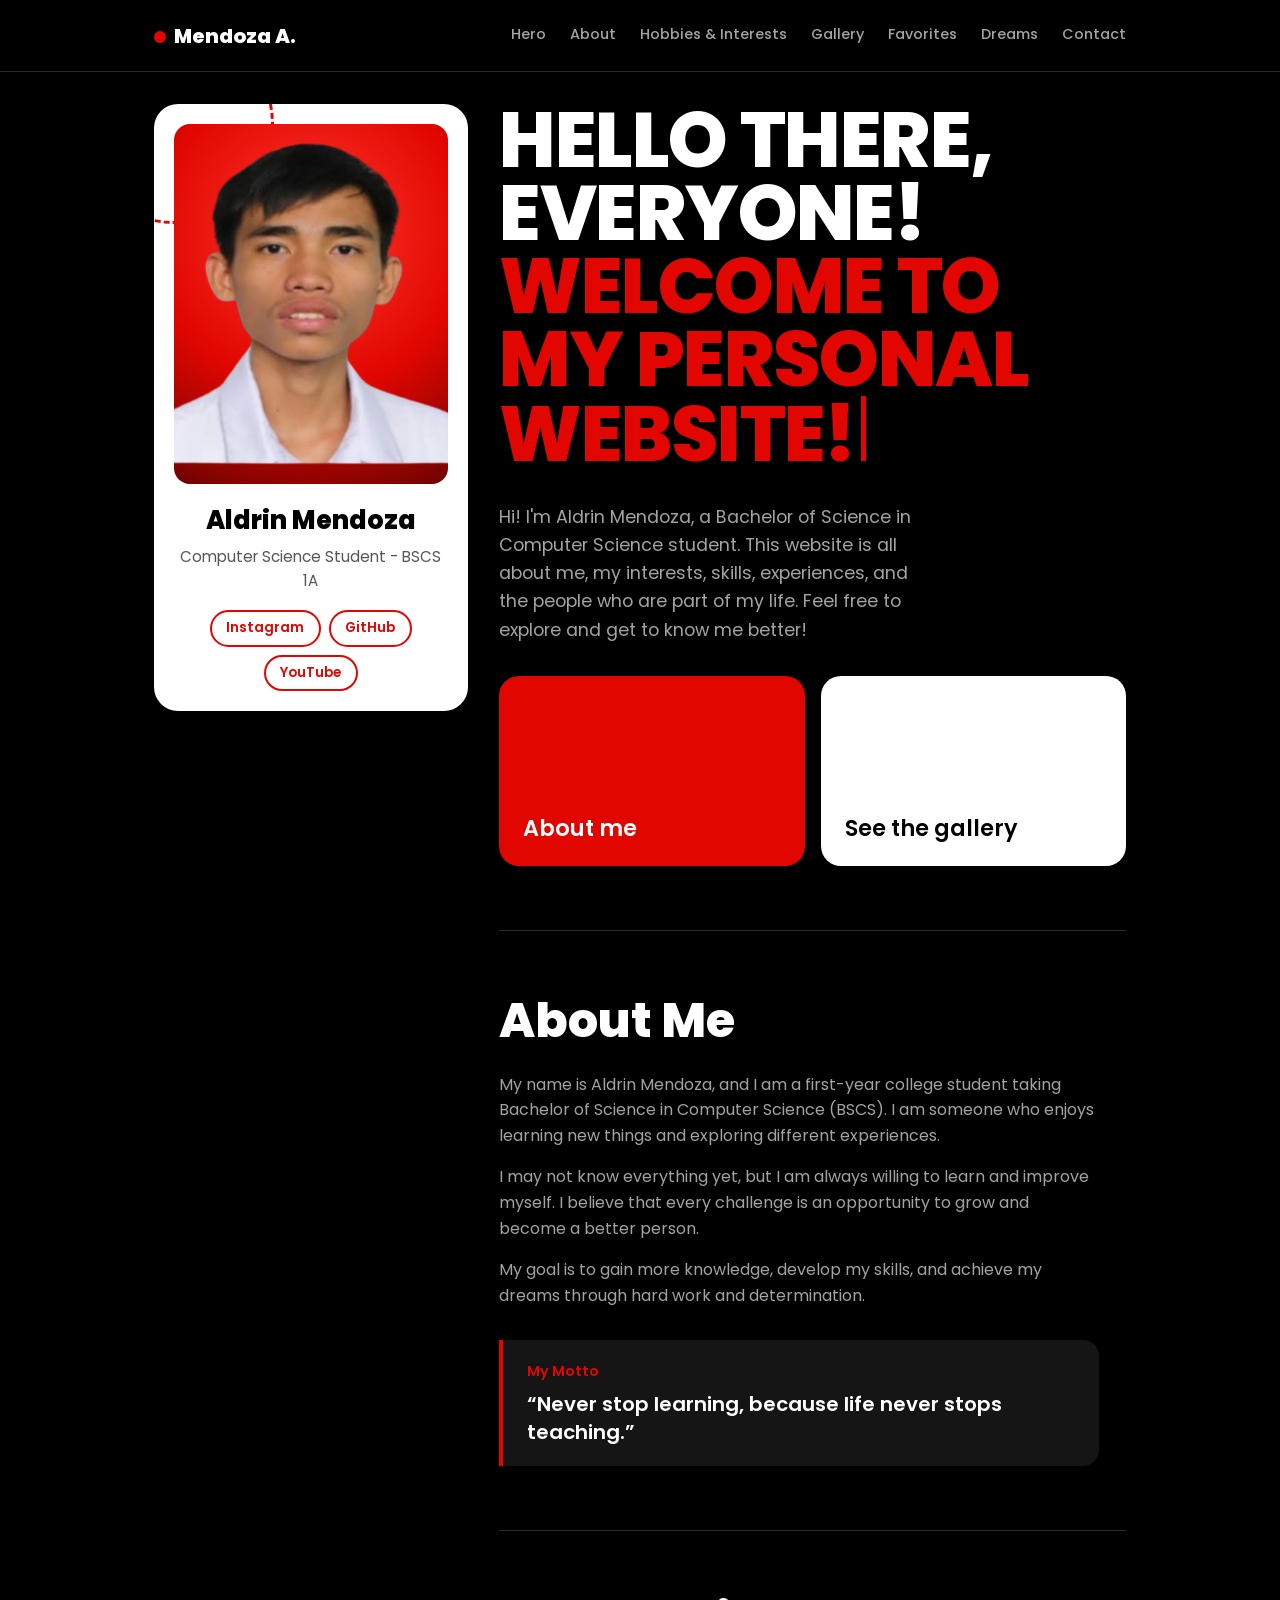
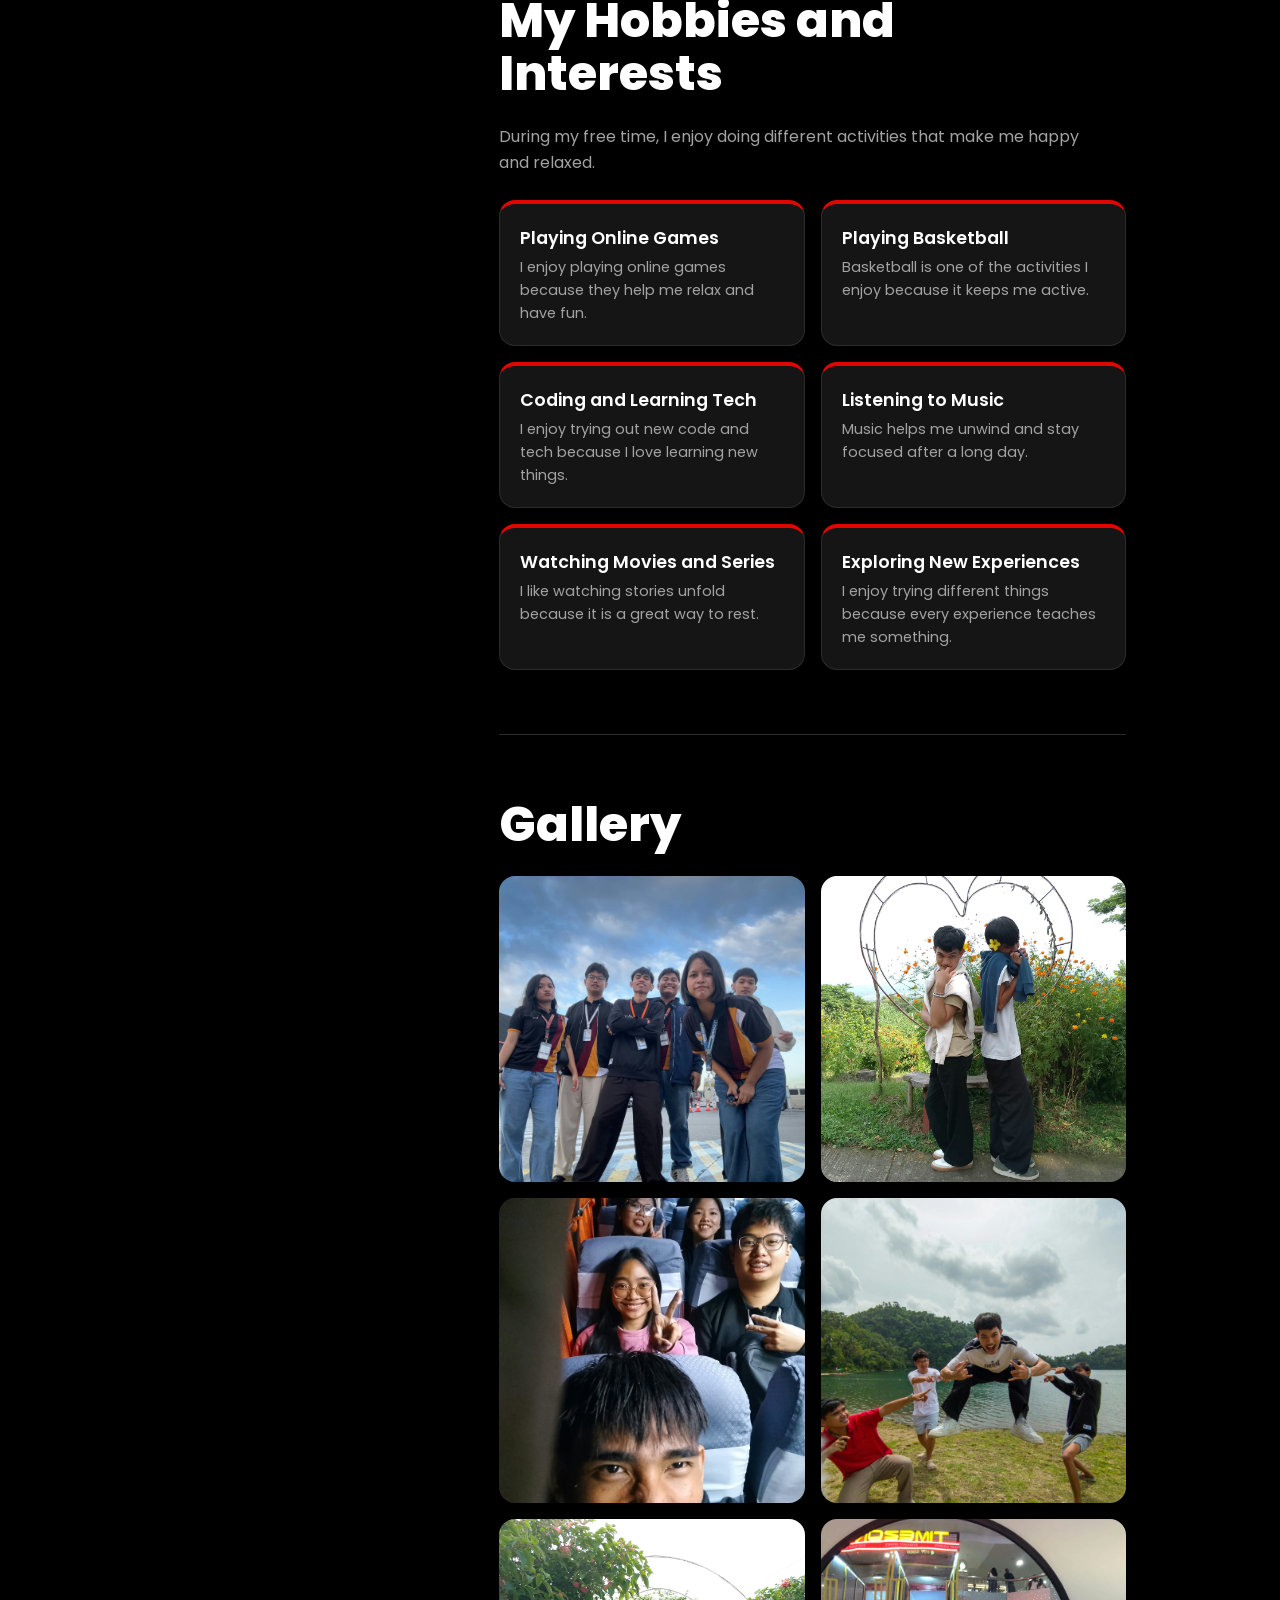
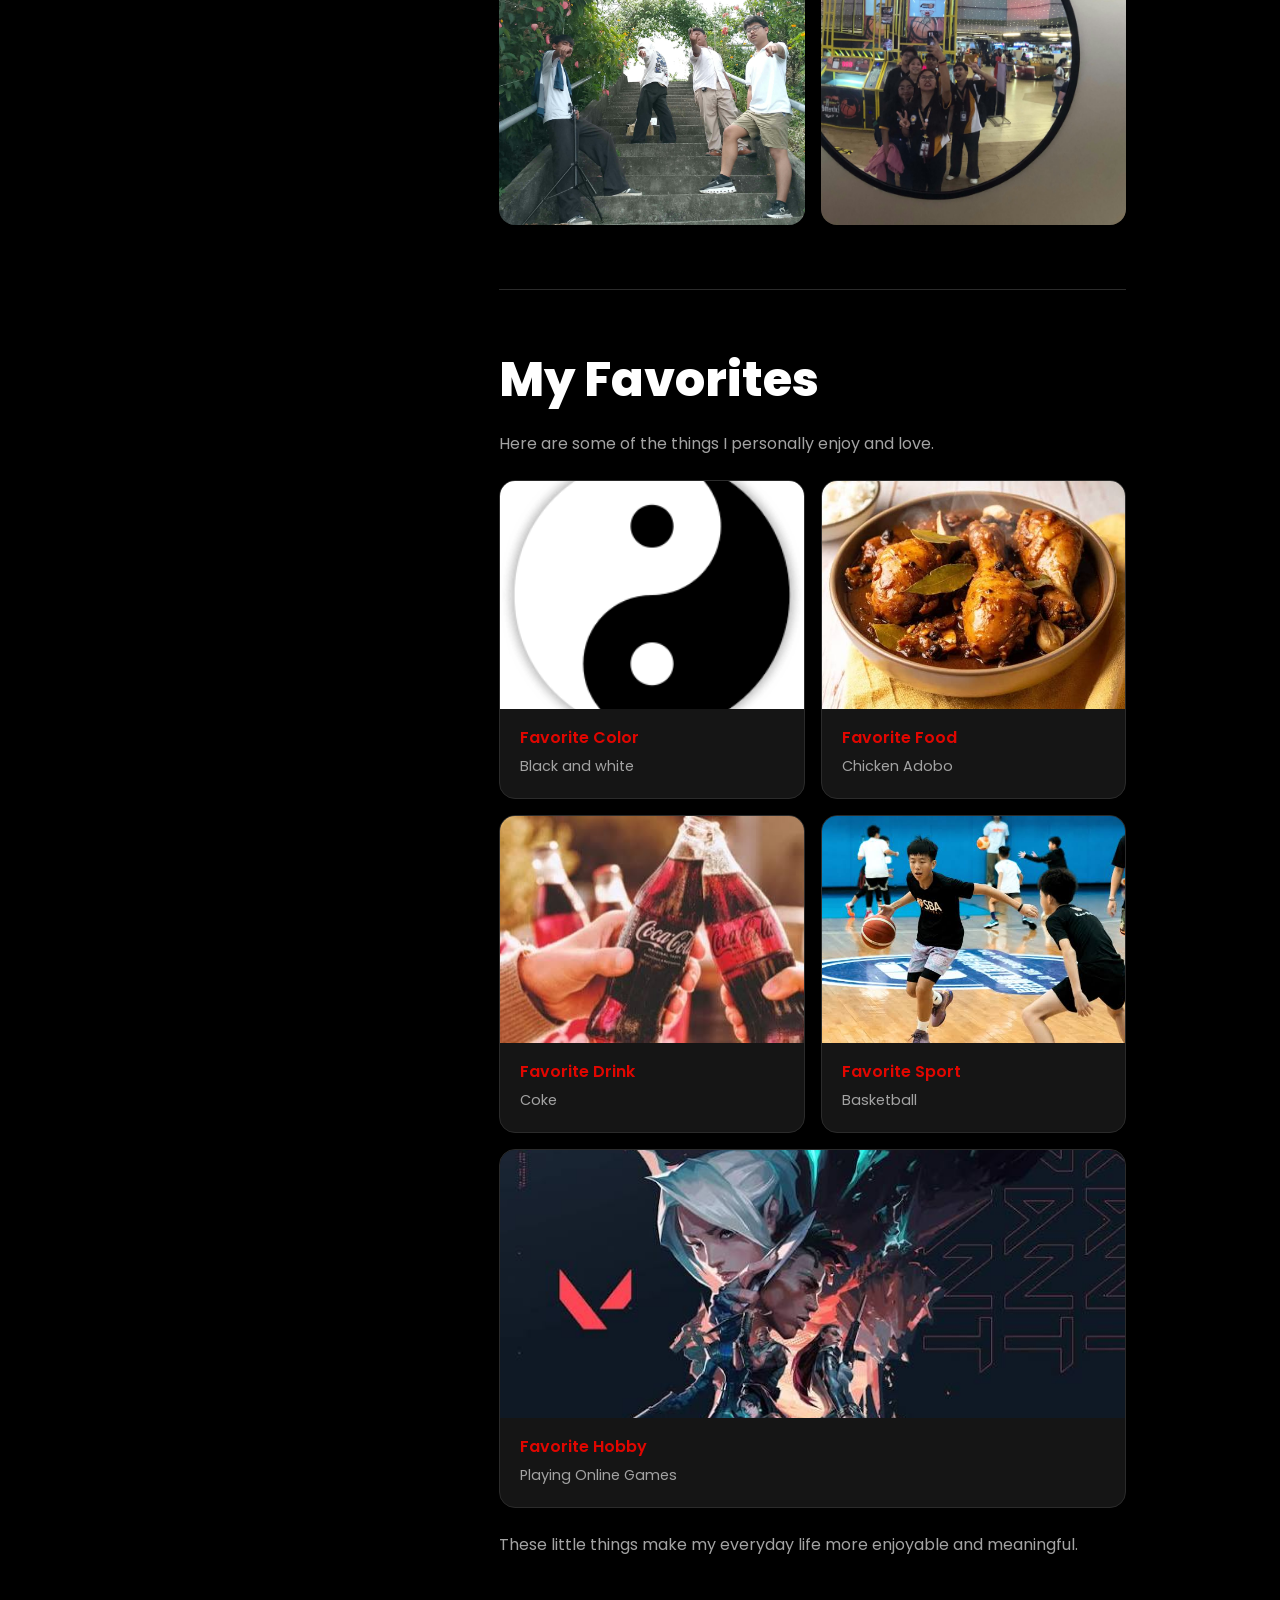
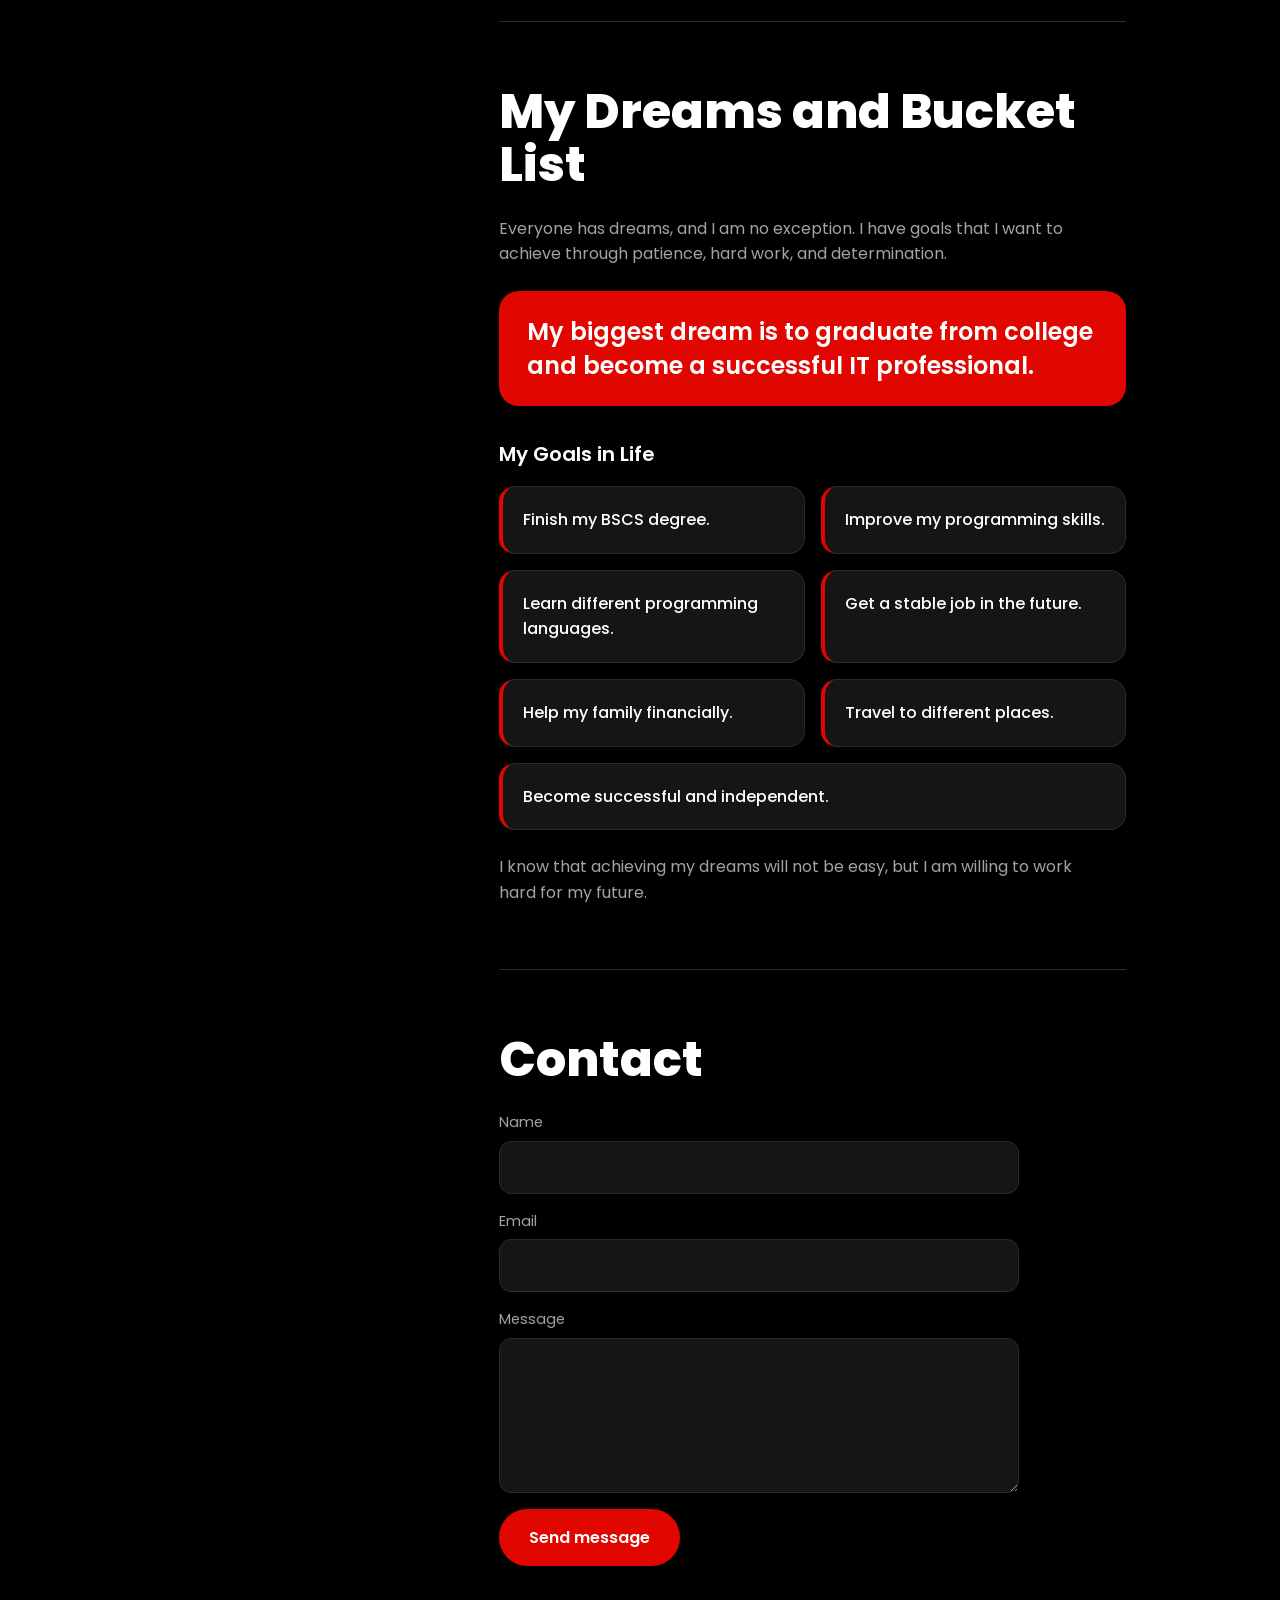
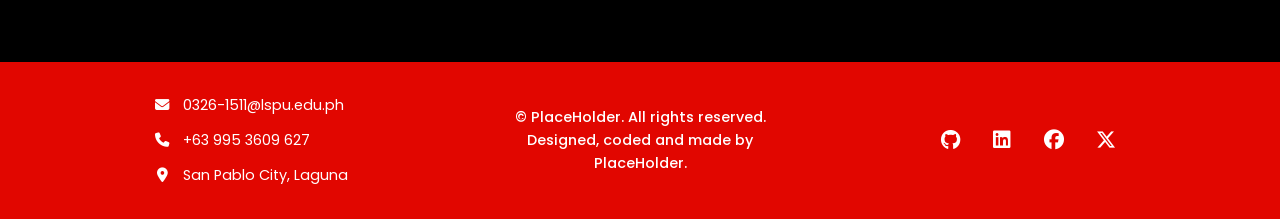
<file: index.html>
<!doctype html>
<html lang="en">
  <head>
    <meta charset="UTF-8" />
    <meta name="viewport" content="width=device-width, initial-scale=1" />
    <title>Mendoza A. | Home</title>
    <link rel="preconnect" href="https://fonts.googleapis.com" />
    <link rel="preconnect" href="https://fonts.gstatic.com" crossorigin />
    <link
      rel="stylesheet"
      href="https://fonts.googleapis.com/css2?family=Poppins:wght@400;500;600;800&display=swap"
    />
    <link
      rel="stylesheet"
      href="https://cdnjs.cloudflare.com/ajax/libs/font-awesome/6.5.2/css/all.min.css"
    />
    <link rel="stylesheet" href="styles.css" />
  </head>
  <body>
    <div class="page">
      <header class="header">
        <a class="header__logo" href="#hero">Mendoza A.</a>

        <button
          class="header__toggle"
          type="button"
          aria-label="Toggle menu"
          aria-expanded="false"
          aria-controls="main-nav"
        >
          <span class="header__bar"></span>
          <span class="header__bar"></span>
          <span class="header__bar"></span>
        </button>

        <nav class="header__nav nav" id="main-nav" aria-label="Main">
          <ul class="nav__list">
            <li class="nav__item">
              <a class="nav__link" href="#hero">Hero</a>
            </li>
            <li class="nav__item">
              <a class="nav__link" href="about.html">About</a>
            </li>
            <li class="nav__item">
              <a class="nav__link" href="hobbies.html"
                >Hobbies &amp; Interests</a
              >
            </li>
            <li class="nav__item">
              <a class="nav__link" href="gallery.html">Gallery</a>
            </li>
            <li class="nav__item">
              <a class="nav__link" href="favorites.html">Favorites</a>
            </li>
            <li class="nav__item">
              <a class="nav__link" href="dreams.html">Dreams</a>
            </li>
            <li class="nav__item">
              <a class="nav__link" href="contact.html">Contact</a>
            </li>
          </ul>
        </nav>
      </header>

      <div class="page__body">
        <aside class="page__sidebar card">
          <div class="card__photo">
            <img
              class="card__img"
              src="assets/aldrin__hero-image.png"
              alt="Portrait photo"
            />
          </div>
          <h2 class="card__name">Aldrin Mendoza</h2>
          <p class="card__bio">Computer Science Student - BSCS 1A</p>
          <ul class="card__socials">
            <li><a class="card__social" href="#">Instagram</a></li>
            <li><a class="card__social" href="#">GitHub</a></li>
            <li><a class="card__social" href="#">YouTube</a></li>
          </ul>
        </aside>

        <main class="page__content">
          <section class="section hero" id="hero">
            <h1 class="hero__title">
              <span class="hero__line">Hello There, Everyone! </span>
              <span class="hero__line hero__line--accent"
                >Welcome to My Personal Website!</span
              >
            </h1>
            <p class="hero__text">
              Hi! I'm Aldrin Mendoza, a Bachelor of Science in Computer Science
              student. This website is all about me, my interests, skills,
              experiences, and the people who are part of my life. Feel free to
              explore and get to know me better!
            </p>
            <div class="hero__tiles">
              <a class="tile tile--red" href="#about">
                <h2 class="tile__title">About me</h2>
              </a>
              <a class="tile tile--white" href="#gallery">
                <h2 class="tile__title">See the gallery</h2>
              </a>
            </div>
          </section>

          <section class="section about" id="about">
            <h2 class="section__title">About Me</h2>
            <p class="section__text">
              My name is Aldrin Mendoza, and I am a first-year college student
              taking Bachelor of Science in Computer Science (BSCS). I am
              someone who enjoys learning new things and exploring different
              experiences.
            </p>
            <p class="section__text">
              I may not know everything yet, but I am always willing to learn
              and improve myself. I believe that every challenge is an
              opportunity to grow and become a better person.
            </p>
            <p class="section__text">
              My goal is to gain more knowledge, develop my skills, and achieve
              my dreams through hard work and determination.
            </p>
            <figure class="about__motto">
              <figcaption class="about__motto-label">My Motto</figcaption>
              <blockquote class="about__motto-text">
                &ldquo;Never stop learning, because life never stops
                teaching.&rdquo;
              </blockquote>
            </figure>
          </section>

          <section class="section hobbies" id="hobbies">
            <h2 class="section__title">My Hobbies and Interests</h2>
            <p class="section__text hobbies__intro">
              During my free time, I enjoy doing different activities that make
              me happy and relaxed.
            </p>
            <ul class="hobbies__list">
              <li class="hobbies__item">
                <h3 class="hobbies__name">Playing Online Games</h3>
                <p class="hobbies__desc">
                  I enjoy playing online games because they help me relax and
                  have fun.
                </p>
              </li>
              <li class="hobbies__item">
                <h3 class="hobbies__name">Playing Basketball</h3>
                <p class="hobbies__desc">
                  Basketball is one of the activities I enjoy because it keeps
                  me active.
                </p>
              </li>
              <li class="hobbies__item">
                <h3 class="hobbies__name">Coding and Learning Tech</h3>
                <p class="hobbies__desc">
                  I enjoy trying out new code and tech because I love learning
                  new things.
                </p>
              </li>
              <li class="hobbies__item">
                <h3 class="hobbies__name">Listening to Music</h3>
                <p class="hobbies__desc">
                  Music helps me unwind and stay focused after a long day.
                </p>
              </li>
              <li class="hobbies__item">
                <h3 class="hobbies__name">Watching Movies and Series</h3>
                <p class="hobbies__desc">
                  I like watching stories unfold because it is a great way to
                  rest.
                </p>
              </li>
              <li class="hobbies__item">
                <h3 class="hobbies__name">Exploring New Experiences</h3>
                <p class="hobbies__desc">
                  I enjoy trying different things because every experience
                  teaches me something.
                </p>
              </li>
            </ul>
          </section>

          <section class="section gallery" id="gallery">
            <h2 class="section__title">Gallery</h2>
            <ul class="gallery__grid">
              <li class="gallery__item">
                <img
                  class="gallery__img"
                  src="assets/photo1.jpg"
                  alt="Gallery photo 1"
                />
              </li>
              <li class="gallery__item">
                <img
                  class="gallery__img"
                  src="assets/photo2.jpg"
                  alt="Gallery photo 2"
                />
              </li>
              <li class="gallery__item">
                <img
                  class="gallery__img"
                  src="assets/photo3.jpg"
                  alt="Gallery photo 3"
                />
              </li>
              <li class="gallery__item">
                <img
                  class="gallery__img"
                  src="assets/photo4.jpg"
                  alt="Gallery photo 4"
                />
              </li>
              <li class="gallery__item">
                <img
                  class="gallery__img"
                  src="assets/photo5.jpg"
                  alt="Gallery photo 5"
                />
              </li>
              <li class="gallery__item">
                <img
                  class="gallery__img"
                  src="assets/photo6.jpg"
                  alt="Gallery photo 6"
                />
              </li>
            </ul>
          </section>

          <section class="section favorites" id="favorites">
            <h2 class="section__title">My Favorites</h2>
            <p class="section__text favorites__intro">
              Here are some of the things I personally enjoy and love.
            </p>
            <ul class="favorites__list">
              <li class="favorites__item">
                <img
                  class="favorites__img"
                  src="assets/blackAndwhite.png"
                  alt="Favorite color"
                />
                <div class="favorites__body">
                  <h3 class="favorites__label">Favorite Color</h3>
                  <p class="favorites__value">Black and white</p>
                </div>
              </li>
              <li class="favorites__item">
                <img
                  class="favorites__img"
                  src="assets/adobo.jpg"
                  alt="Favorite food"
                />
                <div class="favorites__body">
                  <h3 class="favorites__label">Favorite Food</h3>
                  <p class="favorites__value">Chicken Adobo</p>
                </div>
              </li>
              <li class="favorites__item">
                <img
                  class="favorites__img"
                  src="assets/coke.jpg"
                  alt="Favorite drink"
                />
                <div class="favorites__body">
                  <h3 class="favorites__label">Favorite Drink</h3>
                  <p class="favorites__value">Coke</p>
                </div>
              </li>
              <li class="favorites__item">
                <img
                  class="favorites__img"
                  src="assets/basketball.jpg"
                  alt="Favorite sport"
                />
                <div class="favorites__body">
                  <h3 class="favorites__label">Favorite Sport</h3>
                  <p class="favorites__value">Basketball</p>
                </div>
              </li>
              <li class="favorites__item favorites__item--wide">
                <img
                  class="favorites__img favorites__img--wide"
                  src="assets/valorant.jpg"
                  alt="Favorite hobby"
                />
                <div class="favorites__body">
                  <h3 class="favorites__label">Favorite Hobby</h3>
                  <p class="favorites__value">Playing Online Games</p>
                </div>
              </li>
            </ul>
            <p class="section__text favorites__outro">
              These little things make my everyday life more enjoyable and
              meaningful.
            </p>
          </section>

          <section class="section dreams" id="dreams">
            <h2 class="section__title">My Dreams and Bucket List</h2>
            <p class="section__text">
              Everyone has dreams, and I am no exception. I have goals that I
              want to achieve through patience, hard work, and determination.
            </p>
            <p class="dreams__highlight">
              My biggest dream is to graduate from college and become a
              successful IT professional.
            </p>
            <h3 class="dreams__subtitle">My Goals in Life</h3>
            <ul class="dreams__list">
              <li class="dreams__item">
                <p class="dreams__text">Finish my BSCS degree.</p>
              </li>
              <li class="dreams__item">
                <p class="dreams__text">Improve my programming skills.</p>
              </li>
              <li class="dreams__item">
                <p class="dreams__text">
                  Learn different programming languages.
                </p>
              </li>
              <li class="dreams__item">
                <p class="dreams__text">Get a stable job in the future.</p>
              </li>
              <li class="dreams__item">
                <p class="dreams__text">Help my family financially.</p>
              </li>
              <li class="dreams__item">
                <p class="dreams__text">Travel to different places.</p>
              </li>
              <li class="dreams__item dreams__item--wide">
                <p class="dreams__text">Become successful and independent.</p>
              </li>
            </ul>
            <p class="section__text dreams__outro">
              I know that achieving my dreams will not be easy, but I am willing
              to work hard for my future.
            </p>
          </section>

          <section class="section contact" id="contact">
            <h2 class="section__title">Contact</h2>
            <form class="contact__form" action="#" method="post">
              <div class="contact__field">
                <label class="contact__label" for="name">Name</label>
                <input
                  class="contact__input"
                  id="name"
                  name="name"
                  type="text"
                  required
                />
              </div>
              <div class="contact__field">
                <label class="contact__label" for="email">Email</label>
                <input
                  class="contact__input"
                  id="email"
                  name="email"
                  type="email"
                  required
                />
              </div>
              <div class="contact__field">
                <label class="contact__label" for="message">Message</label>
                <textarea
                  class="contact__input"
                  id="message"
                  name="message"
                  rows="5"
                  required
                ></textarea>
              </div>
              <button class="contact__button" type="submit">
                Send message
              </button>
            </form>
          </section>
        </main>
      </div>

      <footer class="footer">
        <div class="footer__col footer__col--left">
          <ul class="footer__contact">
            <li class="footer__item">
              <i
                class="footer__icon fa-solid fa-envelope"
                aria-hidden="true"
              ></i>
              <a class="footer__link" href="mailto:hello@placeholder.com"
                >0326-1511@lspu.edu.ph</a
              >
            </li>
            <li class="footer__item">
              <i class="footer__icon fa-solid fa-phone" aria-hidden="true"></i>
              <a class="footer__link" href="tel:+000000000000"
                >+63 995 3609 627</a
              >
            </li>
            <li class="footer__item">
              <i
                class="footer__icon fa-solid fa-location-dot"
                aria-hidden="true"
              ></i>
              <address class="footer__address">San Pablo City, Laguna</address>
            </li>
          </ul>
        </div>

        <div class="footer__col footer__col--center">
          <p class="footer__copy">
            &copy; PlaceHolder. All rights reserved.<br />
            Designed, coded and made by PlaceHolder.
          </p>
        </div>

        <div class="footer__col footer__col--right">
          <ul class="footer__socials">
            <li>
              <a class="footer__social" href="#" aria-label="GitHub">
                <i class="fa-brands fa-github" aria-hidden="true"></i
              ></a>
            </li>
            <li>
              <a class="footer__social" href="#" aria-label="LinkedIn">
                <i class="fa-brands fa-linkedin" aria-hidden="true"></i
              ></a>
            </li>
            <li>
              <a class="footer__social" href="#" aria-label="Facebook">
                <i class="fa-brands fa-facebook" aria-hidden="true"></i
              ></a>
            </li>
            <li>
              <a class="footer__social" href="#" aria-label="X">
                <i class="fa-brands fa-x-twitter" aria-hidden="true"></i
              ></a>
            </li>
          </ul>
        </div>
      </footer>
    </div>

    <script>
      const header = document.querySelector(".header");
      const toggle = document.querySelector(".header__toggle");

      function setMenu(open) {
        header.classList.toggle("header--open", open);
        toggle.setAttribute("aria-expanded", open);
      }

      toggle.addEventListener("click", () => {
        setMenu(!header.classList.contains("header--open"));
      });

      document.querySelectorAll(".nav__link").forEach((link) => {
        link.addEventListener("click", () => setMenu(false));
      });
    </script>
    <script src="script.js" defer></script>
  </body>
</html>
</file>
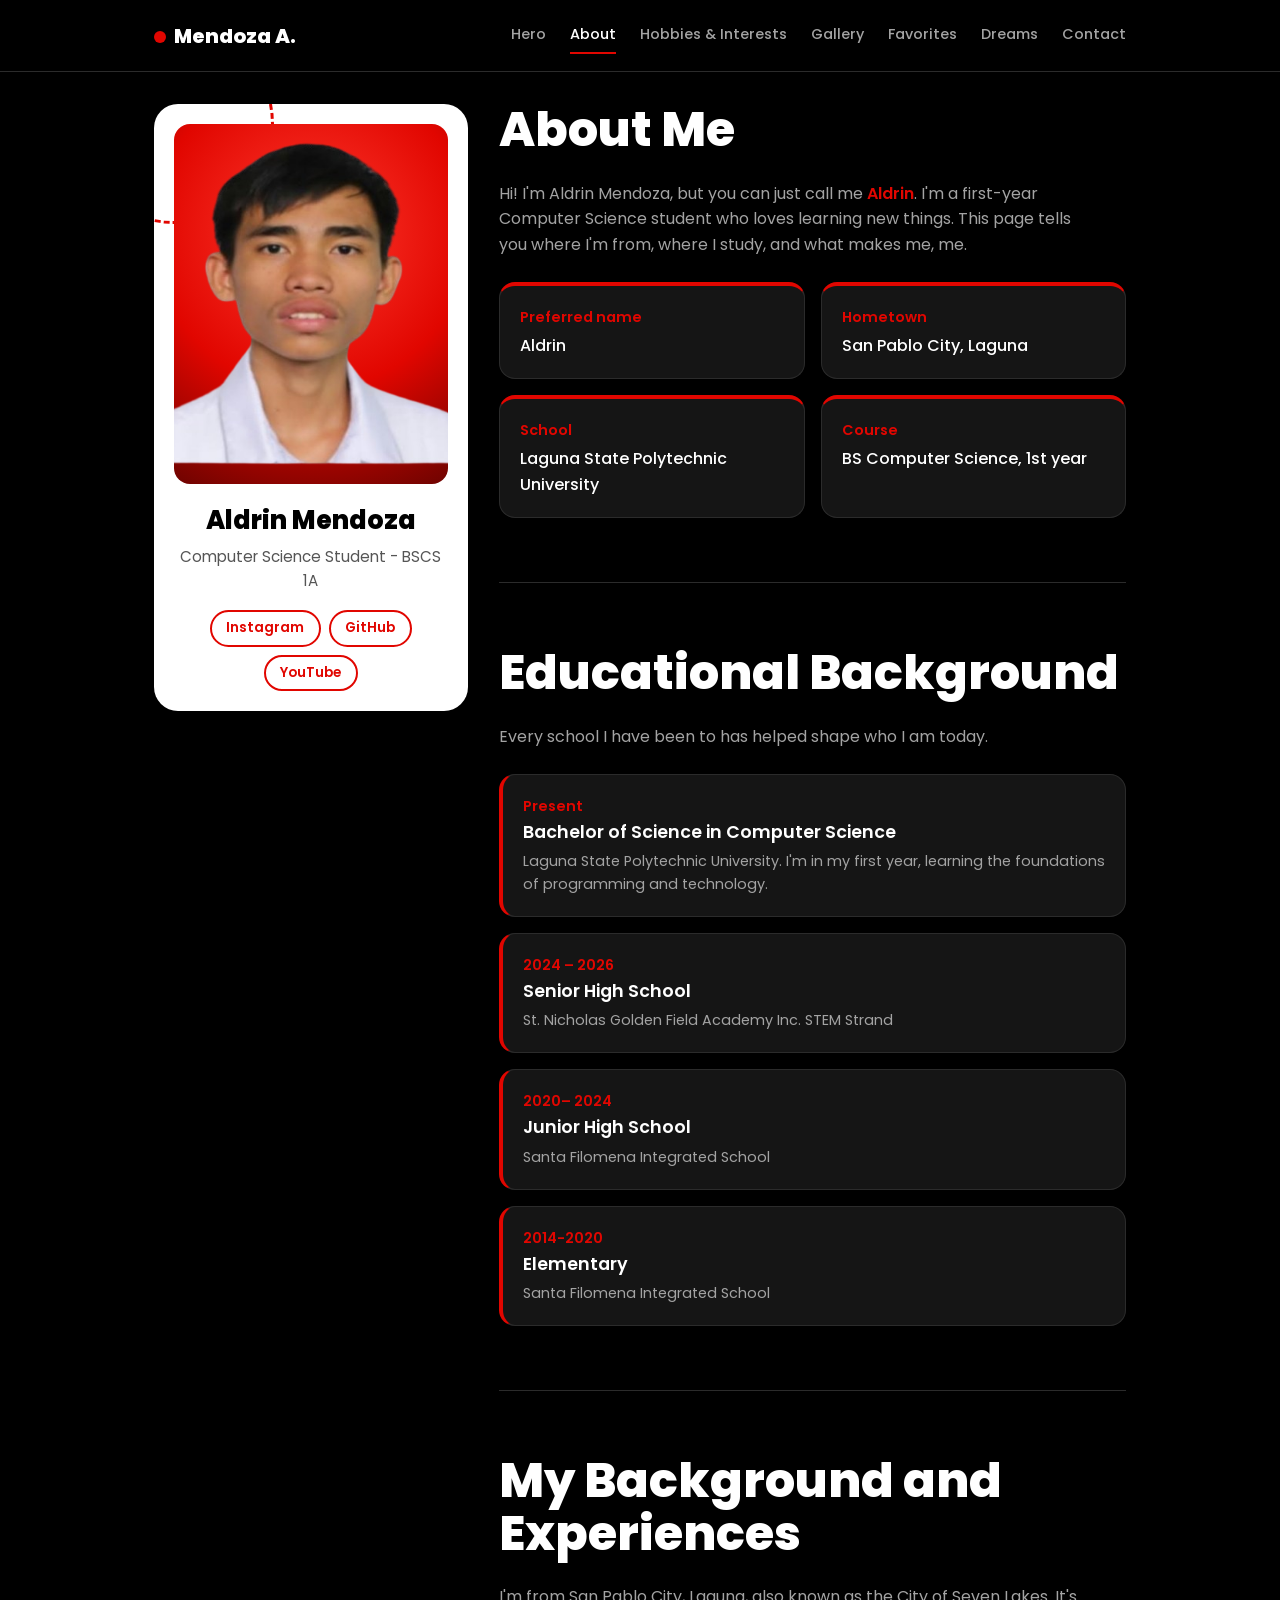
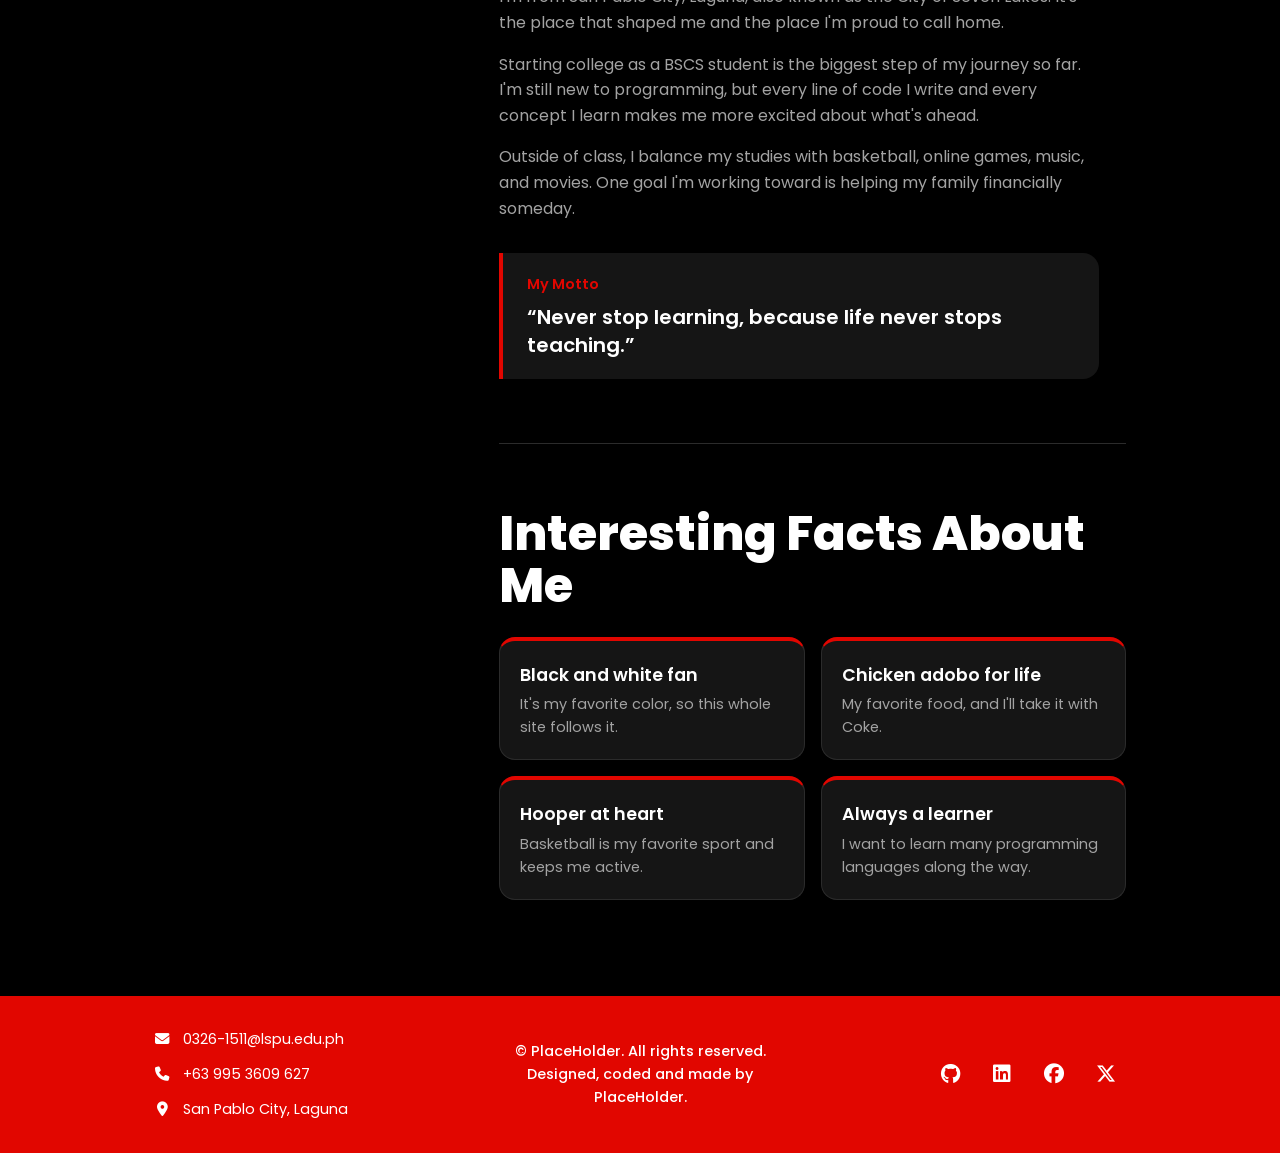
<file: about.html>
<!doctype html>
<html lang="en">
  <head>
    <meta charset="UTF-8" />
    <meta name="viewport" content="width=device-width, initial-scale=1" />
    <title>Mendoza A. | About</title>
    <link rel="preconnect" href="https://fonts.googleapis.com" />
    <link rel="preconnect" href="https://fonts.gstatic.com" crossorigin />
    <link
      rel="stylesheet"
      href="https://fonts.googleapis.com/css2?family=Poppins:wght@400;500;600;800&display=swap"
    />
    <link
      rel="stylesheet"
      href="https://cdnjs.cloudflare.com/ajax/libs/font-awesome/6.5.2/css/all.min.css"
    />
    <link rel="stylesheet" href="styles.css" />
  </head>
  <body>
    <div class="page">
      <header class="header">
        <a class="header__logo" href="index.html">Mendoza A.</a>

        <button
          class="header__toggle"
          type="button"
          aria-label="Toggle menu"
          aria-expanded="false"
          aria-controls="main-nav"
        >
          <span class="header__bar"></span>
          <span class="header__bar"></span>
          <span class="header__bar"></span>
        </button>

        <nav class="header__nav nav" id="main-nav" aria-label="Main">
          <ul class="nav__list">
            <li class="nav__item">
              <a class="nav__link" href="index.html">Hero</a>
            </li>
            <li class="nav__item">
              <a class="nav__link" href="about.html" aria-current="page"
                >About</a
              >
            </li>
            <li class="nav__item">
              <a class="nav__link" href="hobbies.html"
                >Hobbies &amp; Interests</a
              >
            </li>
            <li class="nav__item">
              <a class="nav__link" href="gallery.html">Gallery</a>
            </li>
            <li class="nav__item">
              <a class="nav__link" href="favorites.html">Favorites</a>
            </li>
            <li class="nav__item">
              <a class="nav__link" href="dreams.html">Dreams</a>
            </li>
            <li class="nav__item">
              <a class="nav__link" href="contact.html">Contact</a>
            </li>
          </ul>
        </nav>
      </header>

      <div class="page__body">
        <aside class="page__sidebar card">
          <div class="card__photo">
            <img
              class="card__img"
              src="assets/aldrin__hero-image.png"
              alt="Portrait photo"
            />
          </div>
          <h2 class="card__name">Aldrin Mendoza</h2>
          <p class="card__bio">Computer Science Student - BSCS 1A</p>
          <ul class="card__socials">
            <li><a class="card__social" href="#">Instagram</a></li>
            <li><a class="card__social" href="#">GitHub</a></li>
            <li><a class="card__social" href="#">YouTube</a></li>
          </ul>
        </aside>

        <main class="page__content">
          <section class="section intro" id="intro">
            <h1 class="section__title">About Me</h1>
            <p class="section__text">
              Hi! I'm Aldrin Mendoza, but you can just call me
              <strong class="intro__name">Aldrin</strong>. I'm a first-year
              Computer Science student who loves learning new things. This page
              tells you where I'm from, where I study, and what makes me, me.
            </p>
            <!-- Add a nickname here if you have one, e.g. "Friends call me ___." -->
            <dl class="facts">
              <div class="facts__item">
                <dt class="facts__term">Preferred name</dt>
                <dd class="facts__desc">Aldrin</dd>
              </div>
              <div class="facts__item">
                <dt class="facts__term">Hometown</dt>
                <dd class="facts__desc">San Pablo City, Laguna</dd>
              </div>
              <div class="facts__item">
                <dt class="facts__term">School</dt>
                <dd class="facts__desc">Laguna State Polytechnic University</dd>
              </div>
              <div class="facts__item">
                <dt class="facts__term">Course</dt>
                <dd class="facts__desc">BS Computer Science, 1st year</dd>
              </div>
            </dl>
          </section>

          <section class="section education" id="education">
            <h2 class="section__title">Educational Background</h2>
            <p class="section__text education__intro">
              Every school I have been to has helped shape who I am today.
            </p>
            <ol class="timeline">
              <li class="timeline__item">
                <p class="timeline__period">Present</p>
                <h3 class="timeline__name">
                  Bachelor of Science in Computer Science
                </h3>
                <p class="timeline__desc">
                  Laguna State Polytechnic University. I'm in my first year,
                  learning the foundations of programming and technology.
                </p>
              </li>
              <!-- Fill in the three entries below with your own schools -->
              <li class="timeline__item">
                <p class="timeline__period">2024 – 2026</p>
                <h3 class="timeline__name">Senior High School</h3>
                <p class="timeline__desc">
                  St. Nicholas Golden Field Academy Inc. STEM Strand
                </p>
              </li>
              <li class="timeline__item">
                <p class="timeline__period">2020– 2024</p>
                <h3 class="timeline__name">Junior High School</h3>
                <p class="timeline__desc">Santa Filomena Integrated School</p>
              </li>
              <li class="timeline__item">
                <p class="timeline__period">2014-2020</p>
                <h3 class="timeline__name">Elementary</h3>
                <p class="timeline__desc">Santa Filomena Integrated School</p>
              </li>
            </ol>
          </section>

          <section class="section background" id="background">
            <h2 class="section__title">My Background and Experiences</h2>
            <p class="section__text">
              I'm from San Pablo City, Laguna, also known as the City of Seven
              Lakes. It's the place that shaped me and the place I'm proud to
              call home.
            </p>
            <p class="section__text">
              Starting college as a BSCS student is the biggest step of my
              journey so far. I'm still new to programming, but every line of
              code I write and every concept I learn makes me more excited about
              what's ahead.
            </p>
            <p class="section__text">
              Outside of class, I balance my studies with basketball, online
              games, music, and movies. One goal I'm working toward is helping
              my family financially someday.
            </p>
            <figure class="about__motto">
              <figcaption class="about__motto-label">My Motto</figcaption>
              <blockquote class="about__motto-text">
                &ldquo;Never stop learning, because life never stops
                teaching.&rdquo;
              </blockquote>
            </figure>
          </section>

          <section class="section trivia" id="facts">
            <h2 class="section__title">Interesting Facts About Me</h2>
            <ul class="trivia__list">
              <li class="trivia__item">
                <h3 class="trivia__name">Black and white fan</h3>
                <p class="trivia__desc">
                  It's my favorite color, so this whole site follows it.
                </p>
              </li>
              <li class="trivia__item">
                <h3 class="trivia__name">Chicken adobo for life</h3>
                <p class="trivia__desc">
                  My favorite food, and I'll take it with Coke.
                </p>
              </li>
              <li class="trivia__item">
                <h3 class="trivia__name">Hooper at heart</h3>
                <p class="trivia__desc">
                  Basketball is my favorite sport and keeps me active.
                </p>
              </li>
              <li class="trivia__item">
                <h3 class="trivia__name">Always a learner</h3>
                <p class="trivia__desc">
                  I want to learn many programming languages along the way.
                </p>
              </li>
            </ul>
          </section>
        </main>
      </div>

      <footer class="footer">
        <div class="footer__col footer__col--left">
          <ul class="footer__contact">
            <li class="footer__item">
              <i
                class="footer__icon fa-solid fa-envelope"
                aria-hidden="true"
              ></i>
              <a class="footer__link" href="mailto:0326-1511@lspu.edu.ph"
                >0326-1511@lspu.edu.ph</a
              >
            </li>
            <li class="footer__item">
              <i class="footer__icon fa-solid fa-phone" aria-hidden="true"></i>
              <a class="footer__link" href="tel:+639953609627"
                >+63 995 3609 627</a
              >
            </li>
            <li class="footer__item">
              <i
                class="footer__icon fa-solid fa-location-dot"
                aria-hidden="true"
              ></i>
              <address class="footer__address">San Pablo City, Laguna</address>
            </li>
          </ul>
        </div>

        <div class="footer__col footer__col--center">
          <p class="footer__copy">
            &copy; PlaceHolder. All rights reserved.<br />
            Designed, coded and made by PlaceHolder.
          </p>
        </div>

        <div class="footer__col footer__col--right">
          <ul class="footer__socials">
            <li>
              <a class="footer__social" href="#" aria-label="GitHub">
                <i class="fa-brands fa-github" aria-hidden="true"></i
              ></a>
            </li>
            <li>
              <a class="footer__social" href="#" aria-label="LinkedIn">
                <i class="fa-brands fa-linkedin" aria-hidden="true"></i
              ></a>
            </li>
            <li>
              <a class="footer__social" href="#" aria-label="Facebook">
                <i class="fa-brands fa-facebook" aria-hidden="true"></i
              ></a>
            </li>
            <li>
              <a class="footer__social" href="#" aria-label="X">
                <i class="fa-brands fa-x-twitter" aria-hidden="true"></i
              ></a>
            </li>
          </ul>
        </div>
      </footer>
    </div>

    <script>
      const header = document.querySelector(".header");
      const toggle = document.querySelector(".header__toggle");

      function setMenu(open) {
        header.classList.toggle("header--open", open);
        toggle.setAttribute("aria-expanded", open);
      }

      toggle.addEventListener("click", () => {
        setMenu(!header.classList.contains("header--open"));
      });

      document.querySelectorAll(".nav__link").forEach((link) => {
        link.addEventListener("click", () => setMenu(false));
      });
    </script>
    <script src="script.js" defer></script>
  </body>
</html>
</file>
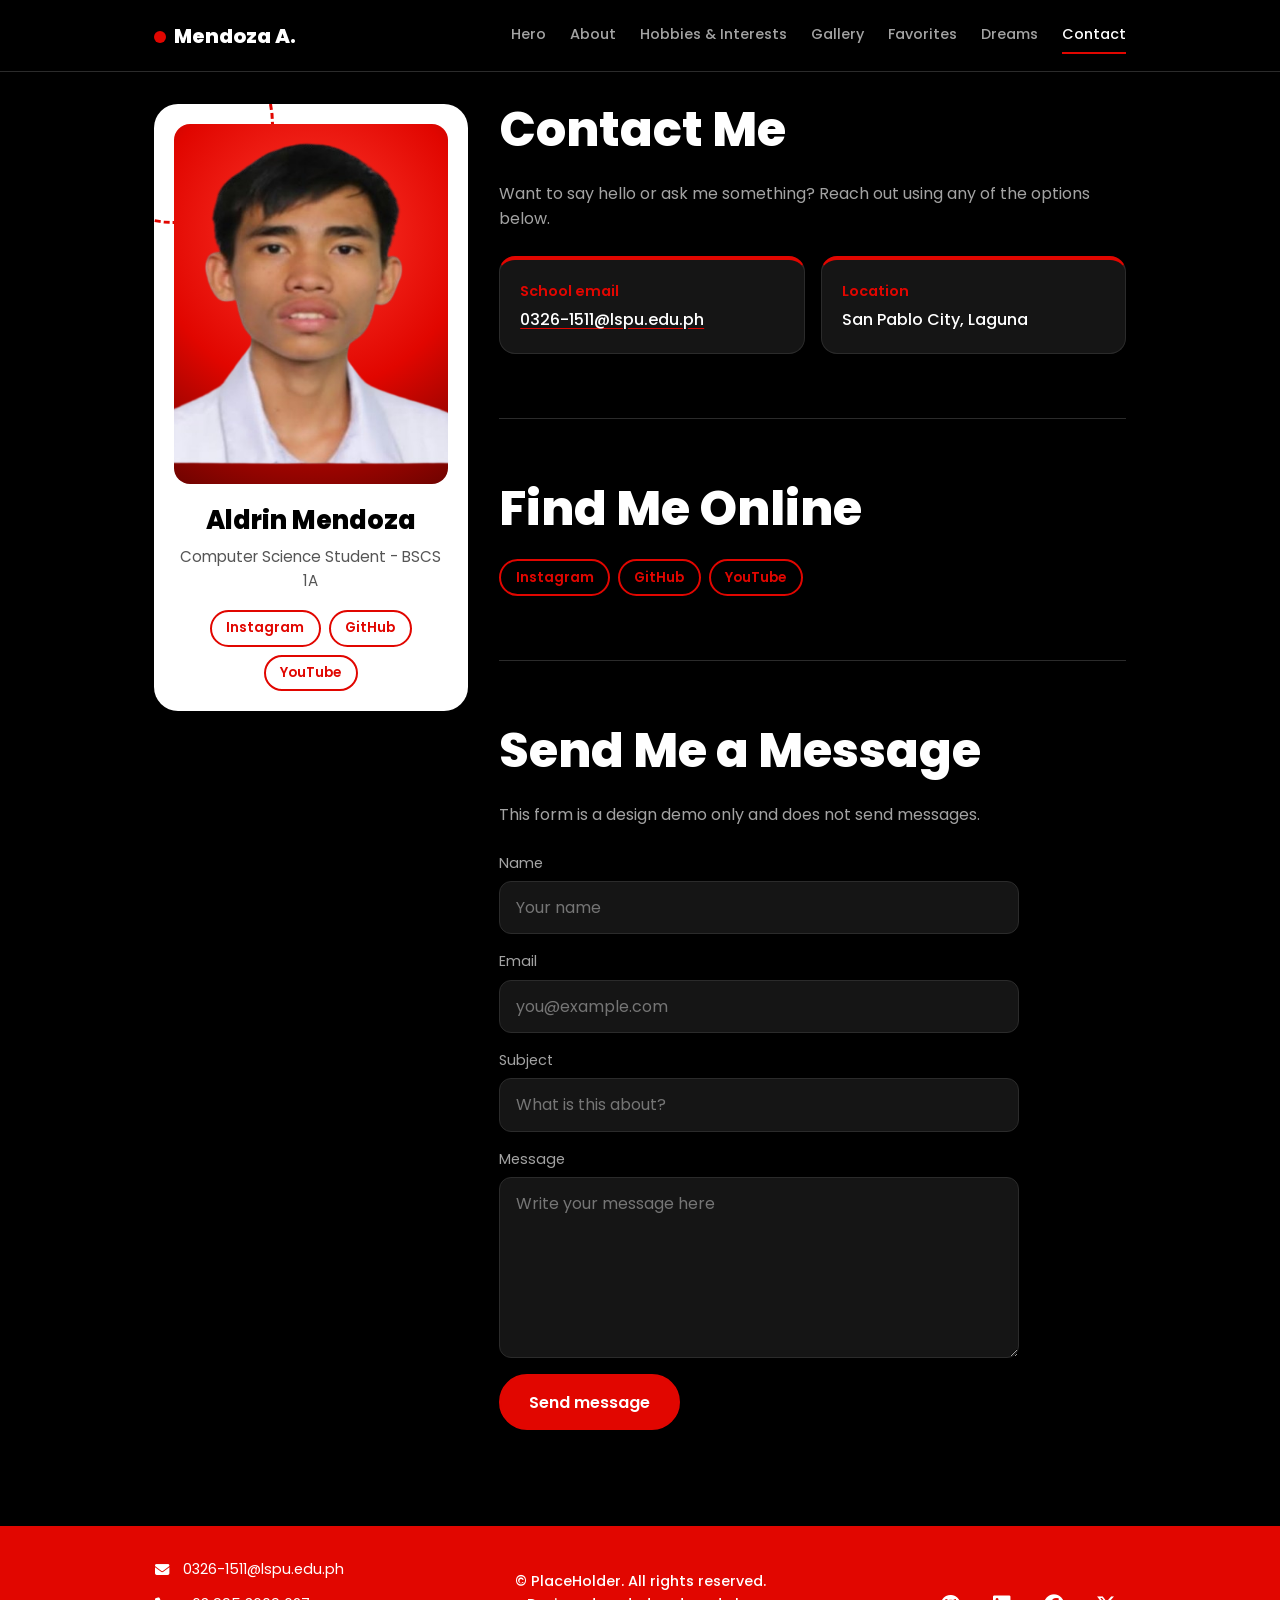
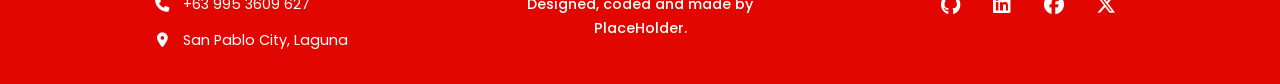
<file: contact.html>
<!doctype html>
<html lang="en">
  <head>
    <meta charset="UTF-8" />
    <meta name="viewport" content="width=device-width, initial-scale=1" />
    <title>Mendoza A. | Contact</title>
    <link rel="preconnect" href="https://fonts.googleapis.com" />
    <link rel="preconnect" href="https://fonts.gstatic.com" crossorigin />
    <link
      rel="stylesheet"
      href="https://fonts.googleapis.com/css2?family=Poppins:wght@400;500;600;800&display=swap"
    />
    <link
      rel="stylesheet"
      href="https://cdnjs.cloudflare.com/ajax/libs/font-awesome/6.5.2/css/all.min.css"
    />
    <link rel="stylesheet" href="styles.css" />
  </head>
  <body>
    <div class="page">
      <header class="header">
        <a class="header__logo" href="index.html">Mendoza A.</a>

        <button
          class="header__toggle"
          type="button"
          aria-label="Toggle menu"
          aria-expanded="false"
          aria-controls="main-nav"
        >
          <span class="header__bar"></span>
          <span class="header__bar"></span>
          <span class="header__bar"></span>
        </button>

        <nav class="header__nav nav" id="main-nav" aria-label="Main">
          <ul class="nav__list">
            <li class="nav__item">
              <a class="nav__link" href="index.html#hero">Hero</a>
            </li>
            <li class="nav__item">
              <a class="nav__link" href="about.html">About</a>
            </li>
            <li class="nav__item">
              <a class="nav__link" href="hobbies.html"
                >Hobbies &amp; Interests</a
              >
            </li>
            <li class="nav__item">
              <a class="nav__link" href="gallery.html">Gallery</a>
            </li>
            <li class="nav__item">
              <a class="nav__link" href="favorites.html">Favorites</a>
            </li>
            <li class="nav__item">
              <a class="nav__link" href="dreams.html">Dreams</a>
            </li>
            <li class="nav__item">
              <a class="nav__link" href="contact.html" aria-current="page"
                >Contact</a
              >
            </li>
          </ul>
        </nav>
      </header>

      <div class="page__body">
        <aside class="page__sidebar card">
          <div class="card__photo">
            <img
              class="card__img"
              src="assets/aldrin__hero-image.png"
              alt="Portrait photo"
            />
          </div>
          <h2 class="card__name">Aldrin Mendoza</h2>
          <p class="card__bio">Computer Science Student - BSCS 1A</p>
          <ul class="card__socials">
            <li><a class="card__social" href="#">Instagram</a></li>
            <li><a class="card__social" href="#">GitHub</a></li>
            <li><a class="card__social" href="#">YouTube</a></li>
          </ul>
        </aside>

        <main class="page__content">
          <section class="section intro contact" id="contact">
            <h1 class="section__title">Contact Me</h1>
            <p class="section__text">
              Want to say hello or ask me something? Reach out using any of the
              options below.
            </p>
            <dl class="facts">
              <div class="facts__item">
                <dt class="facts__term">School email</dt>
                <dd class="facts__desc">
                  <a href="mailto:0326-1511@lspu.edu.ph"
                    >0326-1511@lspu.edu.ph</a
                  >
                </dd>
              </div>
              <div class="facts__item">
                <dt class="facts__term">Location</dt>
                <dd class="facts__desc">San Pablo City, Laguna</dd>
              </div>
            </dl>
          </section>

          <section class="section socials" id="socials">
            <h2 class="section__title">Find Me Online</h2>
            <!-- Replace each # with your real profile link -->
            <ul class="contact__socials">
              <li><a class="contact__social" href="#">Instagram</a></li>
              <li><a class="contact__social" href="#">GitHub</a></li>
              <li><a class="contact__social" href="#">YouTube</a></li>
            </ul>
          </section>

          <section class="section message" id="message">
            <h2 class="section__title">Send Me a Message</h2>
            <p class="section__text contact__intro">
              This form is a design demo only and does not send messages.
            </p>
            <form class="contact__form" action="#">
              <div class="contact__field">
                <label class="contact__label" for="name">Name</label>
                <input
                  class="contact__input"
                  type="text"
                  id="name"
                  name="name"
                  autocomplete="name"
                  placeholder="Your name"
                  required
                />
              </div>
              <div class="contact__field">
                <label class="contact__label" for="email">Email</label>
                <input
                  class="contact__input"
                  type="email"
                  id="email"
                  name="email"
                  autocomplete="email"
                  placeholder="you@example.com"
                  required
                />
              </div>
              <div class="contact__field">
                <label class="contact__label" for="subject">Subject</label>
                <input
                  class="contact__input"
                  type="text"
                  id="subject"
                  name="subject"
                  placeholder="What is this about?"
                  required
                />
              </div>
              <div class="contact__field">
                <label class="contact__label" for="message-text">Message</label>
                <textarea
                  class="contact__input contact__input--message"
                  id="message-text"
                  name="message"
                  rows="6"
                  placeholder="Write your message here"
                  required
                ></textarea>
              </div>
              <button class="contact__button" type="submit">
                Send message
              </button>
            </form>
          </section>
        </main>
      </div>

      <footer class="footer">
        <div class="footer__col footer__col--left">
          <ul class="footer__contact">
            <li class="footer__item">
              <i
                class="footer__icon fa-solid fa-envelope"
                aria-hidden="true"
              ></i>
              <a class="footer__link" href="mailto:0326-1511@lspu.edu.ph"
                >0326-1511@lspu.edu.ph</a
              >
            </li>
            <li class="footer__item">
              <i class="footer__icon fa-solid fa-phone" aria-hidden="true"></i>
              <a class="footer__link" href="tel:+639953609627"
                >+63 995 3609 627</a
              >
            </li>
            <li class="footer__item">
              <i
                class="footer__icon fa-solid fa-location-dot"
                aria-hidden="true"
              ></i>
              <address class="footer__address">San Pablo City, Laguna</address>
            </li>
          </ul>
        </div>

        <div class="footer__col footer__col--center">
          <p class="footer__copy">
            &copy; PlaceHolder. All rights reserved.<br />
            Designed, coded and made by PlaceHolder.
          </p>
        </div>

        <div class="footer__col footer__col--right">
          <ul class="footer__socials">
            <li>
              <a class="footer__social" href="#" aria-label="GitHub">
                <i class="fa-brands fa-github" aria-hidden="true"></i
              ></a>
            </li>
            <li>
              <a class="footer__social" href="#" aria-label="LinkedIn">
                <i class="fa-brands fa-linkedin" aria-hidden="true"></i
              ></a>
            </li>
            <li>
              <a class="footer__social" href="#" aria-label="Facebook">
                <i class="fa-brands fa-facebook" aria-hidden="true"></i
              ></a>
            </li>
            <li>
              <a class="footer__social" href="#" aria-label="X">
                <i class="fa-brands fa-x-twitter" aria-hidden="true"></i
              ></a>
            </li>
          </ul>
        </div>
      </footer>
    </div>

    <script>
      const header = document.querySelector(".header");
      const toggle = document.querySelector(".header__toggle");

      function setMenu(open) {
        header.classList.toggle("header--open", open);
        toggle.setAttribute("aria-expanded", open);
      }

      toggle.addEventListener("click", () => {
        setMenu(!header.classList.contains("header--open"));
      });

      document.querySelectorAll(".nav__link").forEach((link) => {
        link.addEventListener("click", () => setMenu(false));
      });
    </script>
    <script src="script.js" defer></script>
  </body>
</html>
</file>
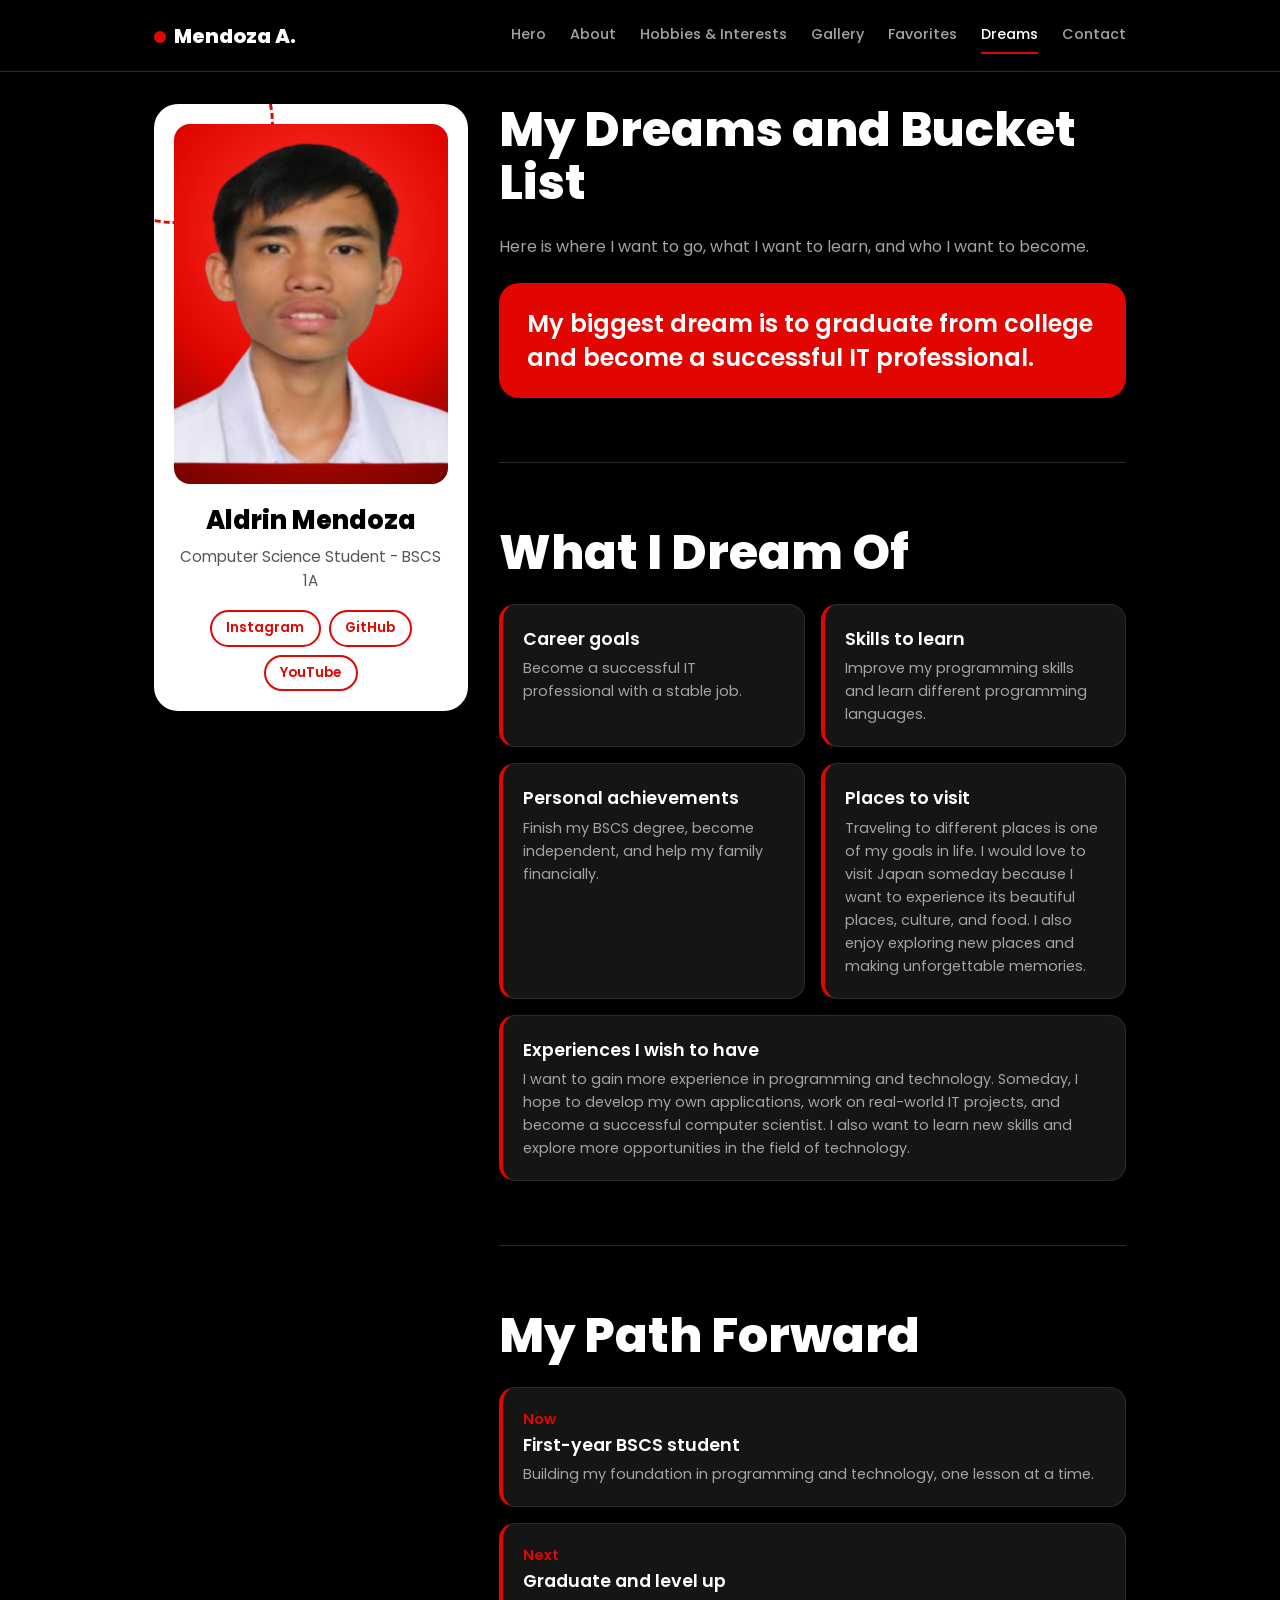
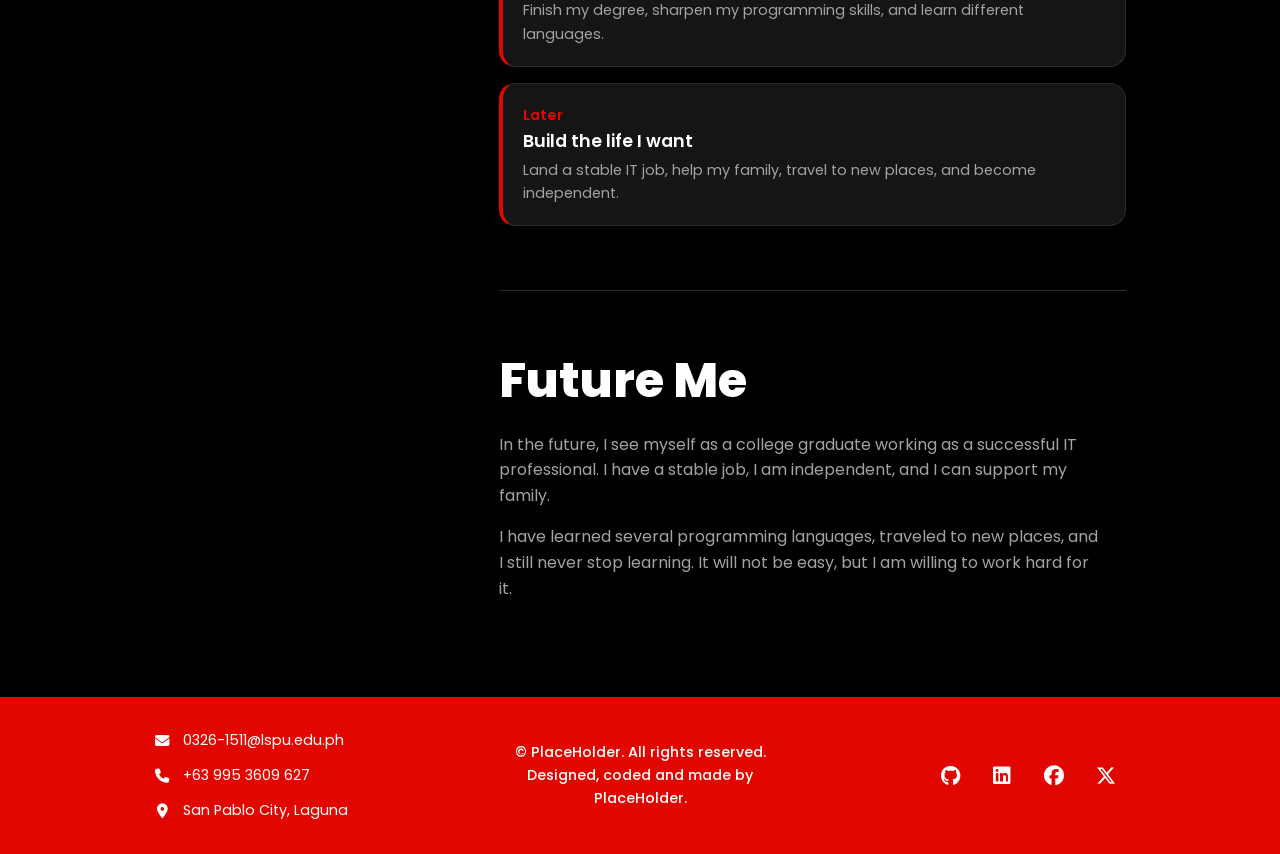
<file: dreams.html>
<!doctype html>
<html lang="en">
  <head>
    <meta charset="UTF-8" />
    <meta name="viewport" content="width=device-width, initial-scale=1" />
    <title>Mendoza A. | Dreams</title>
    <link rel="preconnect" href="https://fonts.googleapis.com" />
    <link rel="preconnect" href="https://fonts.gstatic.com" crossorigin />
    <link
      rel="stylesheet"
      href="https://fonts.googleapis.com/css2?family=Poppins:wght@400;500;600;800&display=swap"
    />
    <link
      rel="stylesheet"
      href="https://cdnjs.cloudflare.com/ajax/libs/font-awesome/6.5.2/css/all.min.css"
    />
    <link rel="stylesheet" href="styles.css" />
  </head>
  <body>
    <div class="page">
      <header class="header">
        <a class="header__logo" href="index.html">Mendoza A.</a>

        <button
          class="header__toggle"
          type="button"
          aria-label="Toggle menu"
          aria-expanded="false"
          aria-controls="main-nav"
        >
          <span class="header__bar"></span>
          <span class="header__bar"></span>
          <span class="header__bar"></span>
        </button>

        <nav class="header__nav nav" id="main-nav" aria-label="Main">
          <ul class="nav__list">
            <li class="nav__item">
              <a class="nav__link" href="index.html#hero">Hero</a>
            </li>
            <li class="nav__item">
              <a class="nav__link" href="about.html">About</a>
            </li>
            <li class="nav__item">
              <a class="nav__link" href="hobbies.html"
                >Hobbies &amp; Interests</a
              >
            </li>
            <li class="nav__item">
              <a class="nav__link" href="gallery.html">Gallery</a>
            </li>
            <li class="nav__item">
              <a class="nav__link" href="favorites.html">Favorites</a>
            </li>
            <li class="nav__item">
              <a class="nav__link" href="dreams.html" aria-current="page"
                >Dreams</a
              >
            </li>
            <li class="nav__item">
              <a class="nav__link" href="contact.html">Contact</a>
            </li>
          </ul>
        </nav>
      </header>

      <div class="page__body">
        <aside class="page__sidebar card">
          <div class="card__photo">
            <img
              class="card__img"
              src="assets/aldrin__hero-image.png"
              alt="Portrait photo"
            />
          </div>
          <h2 class="card__name">Aldrin Mendoza</h2>
          <p class="card__bio">Computer Science Student - BSCS 1A</p>
          <ul class="card__socials">
            <li><a class="card__social" href="#">Instagram</a></li>
            <li><a class="card__social" href="#">GitHub</a></li>
            <li><a class="card__social" href="#">YouTube</a></li>
          </ul>
        </aside>

        <main class="page__content">
          <section class="section intro dreams" id="dreams">
            <h1 class="section__title">My Dreams and Bucket List</h1>
            <p class="section__text">
              Here is where I want to go, what I want to learn, and who I want
              to become.
            </p>
            <p class="dreams__highlight">
              My biggest dream is to graduate from college and become a
              successful IT professional.
            </p>
          </section>

          <section class="section goals" id="goals">
            <h2 class="section__title">What I Dream Of</h2>
            <ul class="dreams__list">
              <li class="dreams__item">
                <h3 class="dreams__name">Career goals</h3>
                <p class="dreams__desc">
                  Become a successful IT professional with a stable job.
                </p>
              </li>
              <li class="dreams__item">
                <h3 class="dreams__name">Skills to learn</h3>
                <p class="dreams__desc">
                  Improve my programming skills and learn different programming
                  languages.
                </p>
              </li>
              <li class="dreams__item">
                <h3 class="dreams__name">Personal achievements</h3>
                <p class="dreams__desc">
                  Finish my BSCS degree, become independent, and help my family
                  financially.
                </p>
              </li>
              <li class="dreams__item">
                <h3 class="dreams__name">Places to visit</h3>
                <p class="dreams__desc">
                  Traveling to different places is one of my goals in life. I
                  would love to visit Japan someday because I want to experience
                  its beautiful places, culture, and food. I also enjoy
                  exploring new places and making unforgettable memories.
                </p>
              </li>
              <li class="dreams__item dreams__item--wide">
                <h3 class="dreams__name">Experiences I wish to have</h3>
                <p class="dreams__desc">
                  I want to gain more experience in programming and technology.
                  Someday, I hope to develop my own applications, work on
                  real-world IT projects, and become a successful computer
                  scientist. I also want to learn new skills and explore more
                  opportunities in the field of technology.
                </p>
              </li>
            </ul>
          </section>

          <section class="section path" id="path">
            <h2 class="section__title">My Path Forward</h2>
            <!-- Edit the order or wording to match your own plan -->
            <ol class="timeline">
              <li class="timeline__item">
                <p class="timeline__period">Now</p>
                <h3 class="timeline__name">First-year BSCS student</h3>
                <p class="timeline__desc">
                  Building my foundation in programming and technology, one
                  lesson at a time.
                </p>
              </li>
              <li class="timeline__item">
                <p class="timeline__period">Next</p>
                <h3 class="timeline__name">Graduate and level up</h3>
                <p class="timeline__desc">
                  Finish my degree, sharpen my programming skills, and learn
                  different languages.
                </p>
              </li>
              <li class="timeline__item">
                <p class="timeline__period">Later</p>
                <h3 class="timeline__name">Build the life I want</h3>
                <p class="timeline__desc">
                  Land a stable IT job, help my family, travel to new places,
                  and become independent.
                </p>
              </li>
            </ol>
          </section>

          <section class="section future" id="future">
            <h2 class="section__title">Future Me</h2>
            <p class="section__text">
              In the future, I see myself as a college graduate working as a
              successful IT professional. I have a stable job, I am independent,
              and I can support my family.
            </p>
            <p class="section__text">
              I have learned several programming languages, traveled to new
              places, and I still never stop learning. It will not be easy, but
              I am willing to work hard for it.
            </p>
          </section>
        </main>
      </div>

      <footer class="footer">
        <div class="footer__col footer__col--left">
          <ul class="footer__contact">
            <li class="footer__item">
              <i
                class="footer__icon fa-solid fa-envelope"
                aria-hidden="true"
              ></i>
              <a class="footer__link" href="mailto:0326-1511@lspu.edu.ph"
                >0326-1511@lspu.edu.ph</a
              >
            </li>
            <li class="footer__item">
              <i class="footer__icon fa-solid fa-phone" aria-hidden="true"></i>
              <a class="footer__link" href="tel:+639953609627"
                >+63 995 3609 627</a
              >
            </li>
            <li class="footer__item">
              <i
                class="footer__icon fa-solid fa-location-dot"
                aria-hidden="true"
              ></i>
              <address class="footer__address">San Pablo City, Laguna</address>
            </li>
          </ul>
        </div>

        <div class="footer__col footer__col--center">
          <p class="footer__copy">
            &copy; PlaceHolder. All rights reserved.<br />
            Designed, coded and made by PlaceHolder.
          </p>
        </div>

        <div class="footer__col footer__col--right">
          <ul class="footer__socials">
            <li>
              <a class="footer__social" href="#" aria-label="GitHub">
                <i class="fa-brands fa-github" aria-hidden="true"></i
              ></a>
            </li>
            <li>
              <a class="footer__social" href="#" aria-label="LinkedIn">
                <i class="fa-brands fa-linkedin" aria-hidden="true"></i
              ></a>
            </li>
            <li>
              <a class="footer__social" href="#" aria-label="Facebook">
                <i class="fa-brands fa-facebook" aria-hidden="true"></i
              ></a>
            </li>
            <li>
              <a class="footer__social" href="#" aria-label="X">
                <i class="fa-brands fa-x-twitter" aria-hidden="true"></i
              ></a>
            </li>
          </ul>
        </div>
      </footer>
    </div>

    <script>
      const header = document.querySelector(".header");
      const toggle = document.querySelector(".header__toggle");

      function setMenu(open) {
        header.classList.toggle("header--open", open);
        toggle.setAttribute("aria-expanded", open);
      }

      toggle.addEventListener("click", () => {
        setMenu(!header.classList.contains("header--open"));
      });

      document.querySelectorAll(".nav__link").forEach((link) => {
        link.addEventListener("click", () => setMenu(false));
      });
    </script>
    <script src="script.js" defer></script>
  </body>
</html>
</file>
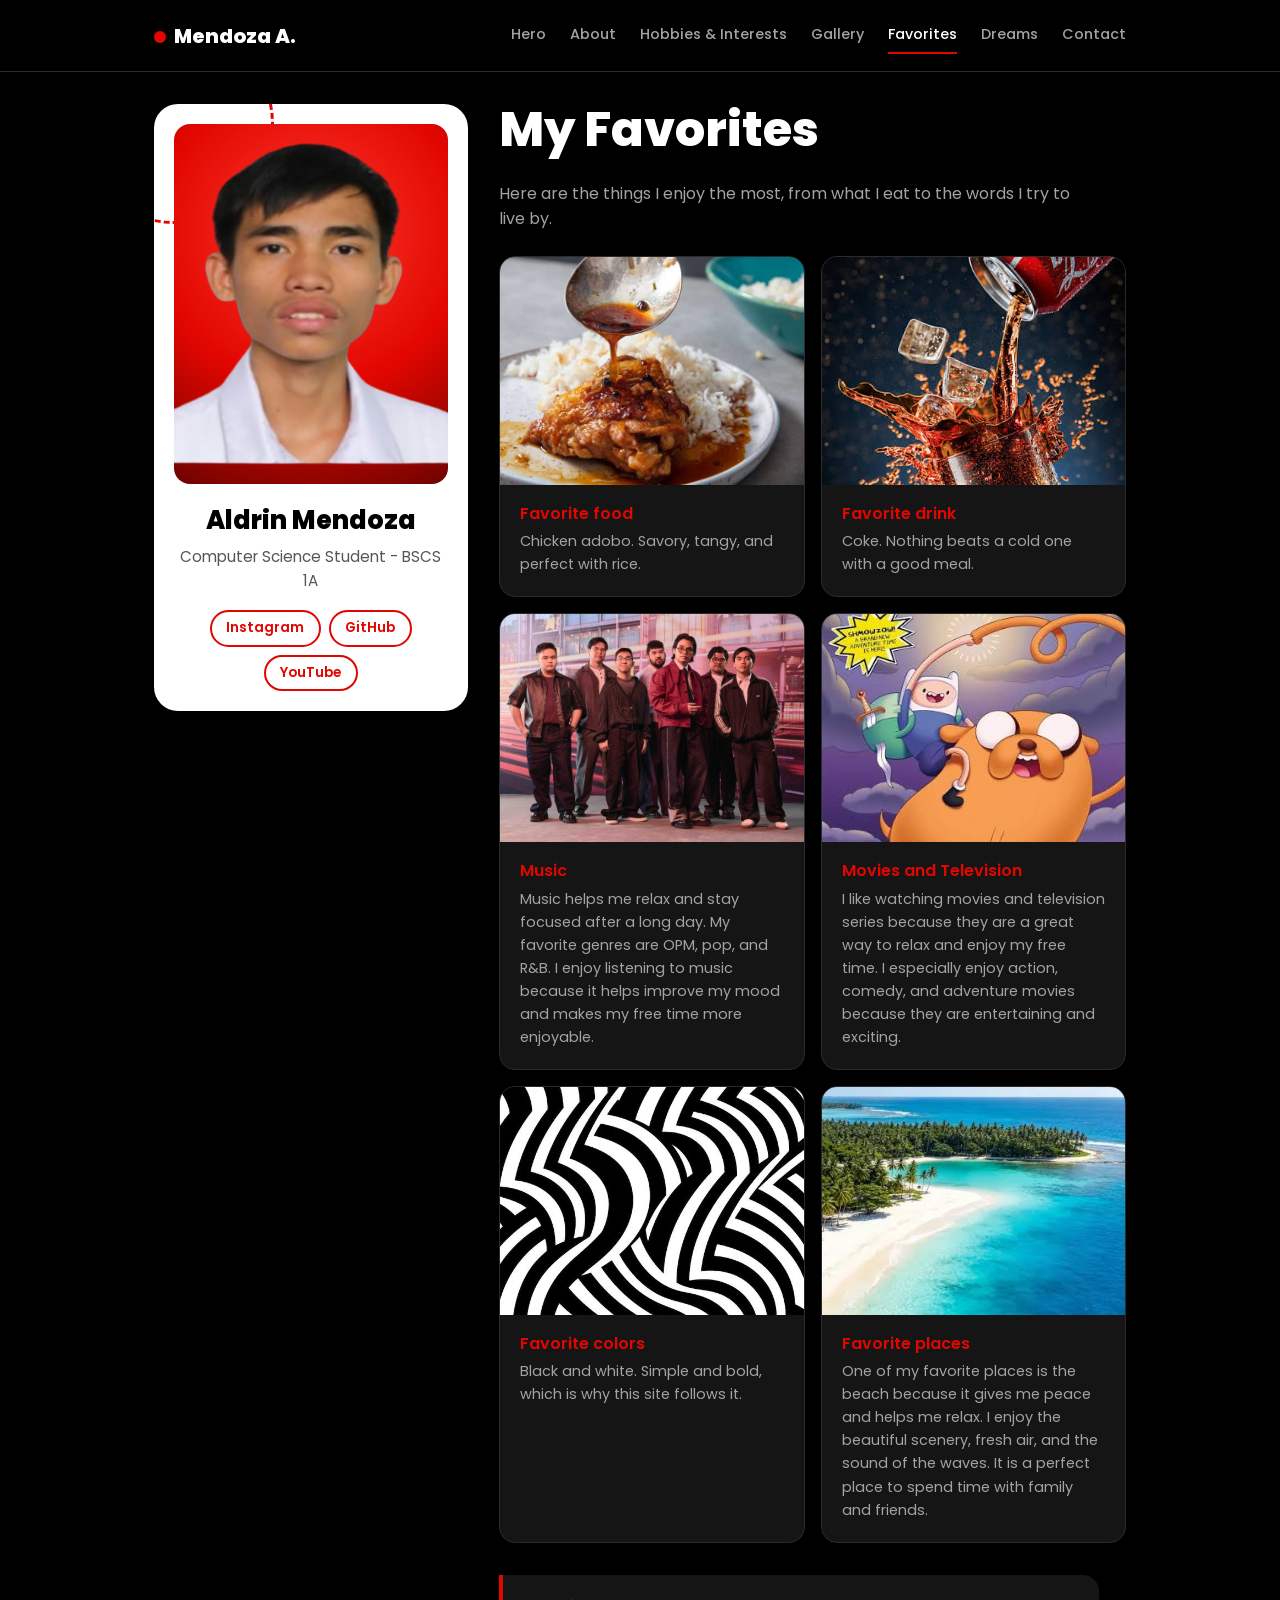
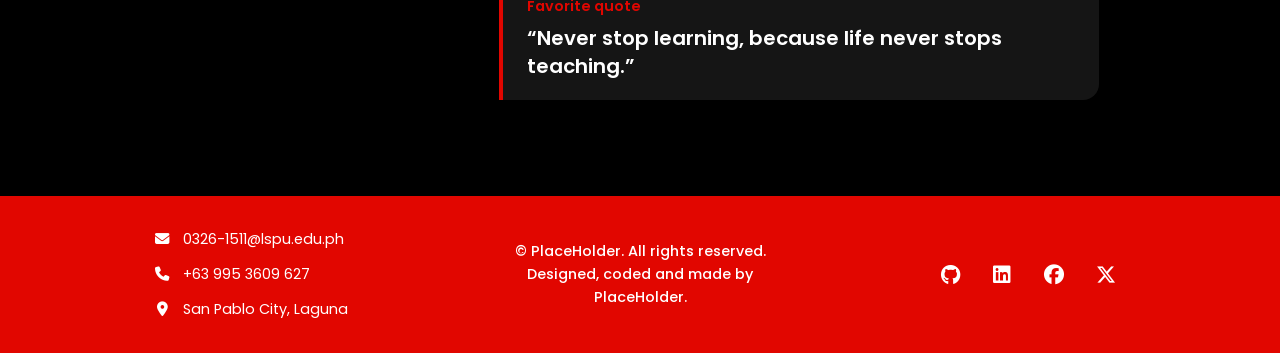
<file: favorites.html>
<!doctype html>
<html lang="en">
  <head>
    <meta charset="UTF-8" />
    <meta name="viewport" content="width=device-width, initial-scale=1" />
    <title>Mendoza A. | Favorites</title>
    <link rel="preconnect" href="https://fonts.googleapis.com" />
    <link rel="preconnect" href="https://fonts.gstatic.com" crossorigin />
    <link
      rel="stylesheet"
      href="https://fonts.googleapis.com/css2?family=Poppins:wght@400;500;600;800&display=swap"
    />
    <link
      rel="stylesheet"
      href="https://cdnjs.cloudflare.com/ajax/libs/font-awesome/6.5.2/css/all.min.css"
    />
    <link rel="stylesheet" href="styles.css" />
  </head>
  <body>
    <div class="page">
      <header class="header">
        <a class="header__logo" href="index.html">Mendoza A.</a>

        <button
          class="header__toggle"
          type="button"
          aria-label="Toggle menu"
          aria-expanded="false"
          aria-controls="main-nav"
        >
          <span class="header__bar"></span>
          <span class="header__bar"></span>
          <span class="header__bar"></span>
        </button>

        <nav class="header__nav nav" id="main-nav" aria-label="Main">
          <ul class="nav__list">
            <li class="nav__item">
              <a class="nav__link" href="index.html#hero">Hero</a>
            </li>
            <li class="nav__item">
              <a class="nav__link" href="about.html">About</a>
            </li>
            <li class="nav__item">
              <a class="nav__link" href="hobbies.html"
                >Hobbies &amp; Interests</a
              >
            </li>
            <li class="nav__item">
              <a class="nav__link" href="gallery.html">Gallery</a>
            </li>
            <li class="nav__item">
              <a class="nav__link" href="favorites.html" aria-current="page"
                >Favorites</a
              >
            </li>
            <li class="nav__item">
              <a class="nav__link" href="dreams.html">Dreams</a>
            </li>
            <li class="nav__item">
              <a class="nav__link" href="contact.html">Contact</a>
            </li>
          </ul>
        </nav>
      </header>

      <div class="page__body">
        <aside class="page__sidebar card">
          <div class="card__photo">
            <img
              class="card__img"
              src="assets/aldrin__hero-image.png"
              alt="Portrait photo"
            />
          </div>
          <h2 class="card__name">Aldrin Mendoza</h2>
          <p class="card__bio">Computer Science Student - BSCS 1A</p>
          <ul class="card__socials">
            <li><a class="card__social" href="#">Instagram</a></li>
            <li><a class="card__social" href="#">GitHub</a></li>
            <li><a class="card__social" href="#">YouTube</a></li>
          </ul>
        </aside>

        <main class="page__content">
          <section class="section intro favorites" id="favorites">
            <h1 class="section__title">My Favorites</h1>
            <p class="section__text favorites__intro">
              Here are the things I enjoy the most, from what I eat to the words
              I try to live by.
            </p>
            <!-- Add your own jpg files to assets/ using the names below -->
            <ul class="favorites__list">
              <li class="favorites__item">
                <img
                  class="favorites__img"
                  src="assets/food.jpg"
                  alt="Chicken adobo"
                />
                <div class="favorites__body">
                  <h2 class="favorites__label">Favorite food</h2>
                  <p class="favorites__value">
                    Chicken adobo. Savory, tangy, and perfect with rice.
                  </p>
                </div>
              </li>
              <li class="favorites__item">
                <img
                  class="favorites__img"
                  src="assets/drink.jpg"
                  alt="A glass of Coke"
                />
                <div class="favorites__body">
                  <h2 class="favorites__label">Favorite drink</h2>
                  <p class="favorites__value">
                    Coke. Nothing beats a cold one with a good meal.
                  </p>
                </div>
              </li>
              <li class="favorites__item">
                <img
                  class="favorites__img"
                  src="assets/music2.jpg"
                  alt="Favorite music"
                />
                <div class="favorites__body">
                  <h2 class="favorites__label">Music</h2>
                  <p class="favorites__value">
                    Music helps me relax and stay focused after a long day. My
                    favorite genres are OPM, pop, and R&B. I enjoy listening to
                    music because it helps improve my mood and makes my free
                    time more enjoyable.
                  </p>
                </div>
              </li>
              <li class="favorites__item">
                <img
                  class="favorites__img"
                  src="assets/movie2.jpg"
                  alt="Favorite movie or book"
                />
                <div class="favorites__body">
                  <h2 class="favorites__label">Movies and Television</h2>
                  <p class="favorites__value">
                    I like watching movies and television series because they
                    are a great way to relax and enjoy my free time. I
                    especially enjoy action, comedy, and adventure movies
                    because they are entertaining and exciting.
                  </p>
                </div>
              </li>
              <li class="favorites__item">
                <img
                  class="favorites__img"
                  src="assets/colors.jpg"
                  alt="Black and white"
                />
                <div class="favorites__body">
                  <h2 class="favorites__label">Favorite colors</h2>
                  <p class="favorites__value">
                    Black and white. Simple and bold, which is why this site
                    follows it.
                  </p>
                </div>
              </li>
              <li class="favorites__item">
                <img
                  class="favorites__img"
                  src="assets/place.jpg"
                  alt="Favorite place"
                />
                <div class="favorites__body">
                  <h2 class="favorites__label">Favorite places</h2>
                  <p class="favorites__value">
                    One of my favorite places is the beach because it gives me
                    peace and helps me relax. I enjoy the beautiful scenery,
                    fresh air, and the sound of the waves. It is a perfect place
                    to spend time with family and friends.
                  </p>
                </div>
              </li>
            </ul>

            <figure class="about__motto">
              <figcaption class="about__motto-label">Favorite quote</figcaption>
              <blockquote class="about__motto-text">
                &ldquo;Never stop learning, because life never stops
                teaching.&rdquo;
              </blockquote>
            </figure>
          </section>
        </main>
      </div>

      <footer class="footer">
        <div class="footer__col footer__col--left">
          <ul class="footer__contact">
            <li class="footer__item">
              <i
                class="footer__icon fa-solid fa-envelope"
                aria-hidden="true"
              ></i>
              <a class="footer__link" href="mailto:0326-1511@lspu.edu.ph"
                >0326-1511@lspu.edu.ph</a
              >
            </li>
            <li class="footer__item">
              <i class="footer__icon fa-solid fa-phone" aria-hidden="true"></i>
              <a class="footer__link" href="tel:+639953609627"
                >+63 995 3609 627</a
              >
            </li>
            <li class="footer__item">
              <i
                class="footer__icon fa-solid fa-location-dot"
                aria-hidden="true"
              ></i>
              <address class="footer__address">San Pablo City, Laguna</address>
            </li>
          </ul>
        </div>

        <div class="footer__col footer__col--center">
          <p class="footer__copy">
            &copy; PlaceHolder. All rights reserved.<br />
            Designed, coded and made by PlaceHolder.
          </p>
        </div>

        <div class="footer__col footer__col--right">
          <ul class="footer__socials">
            <li>
              <a class="footer__social" href="#" aria-label="GitHub">
                <i class="fa-brands fa-github" aria-hidden="true"></i
              ></a>
            </li>
            <li>
              <a class="footer__social" href="#" aria-label="LinkedIn">
                <i class="fa-brands fa-linkedin" aria-hidden="true"></i
              ></a>
            </li>
            <li>
              <a class="footer__social" href="#" aria-label="Facebook">
                <i class="fa-brands fa-facebook" aria-hidden="true"></i
              ></a>
            </li>
            <li>
              <a class="footer__social" href="#" aria-label="X">
                <i class="fa-brands fa-x-twitter" aria-hidden="true"></i
              ></a>
            </li>
          </ul>
        </div>
      </footer>
    </div>

    <script>
      const header = document.querySelector(".header");
      const toggle = document.querySelector(".header__toggle");

      function setMenu(open) {
        header.classList.toggle("header--open", open);
        toggle.setAttribute("aria-expanded", open);
      }

      toggle.addEventListener("click", () => {
        setMenu(!header.classList.contains("header--open"));
      });

      document.querySelectorAll(".nav__link").forEach((link) => {
        link.addEventListener("click", () => setMenu(false));
      });
    </script>
    <script src="script.js" defer></script>
  </body>
</html>
</file>
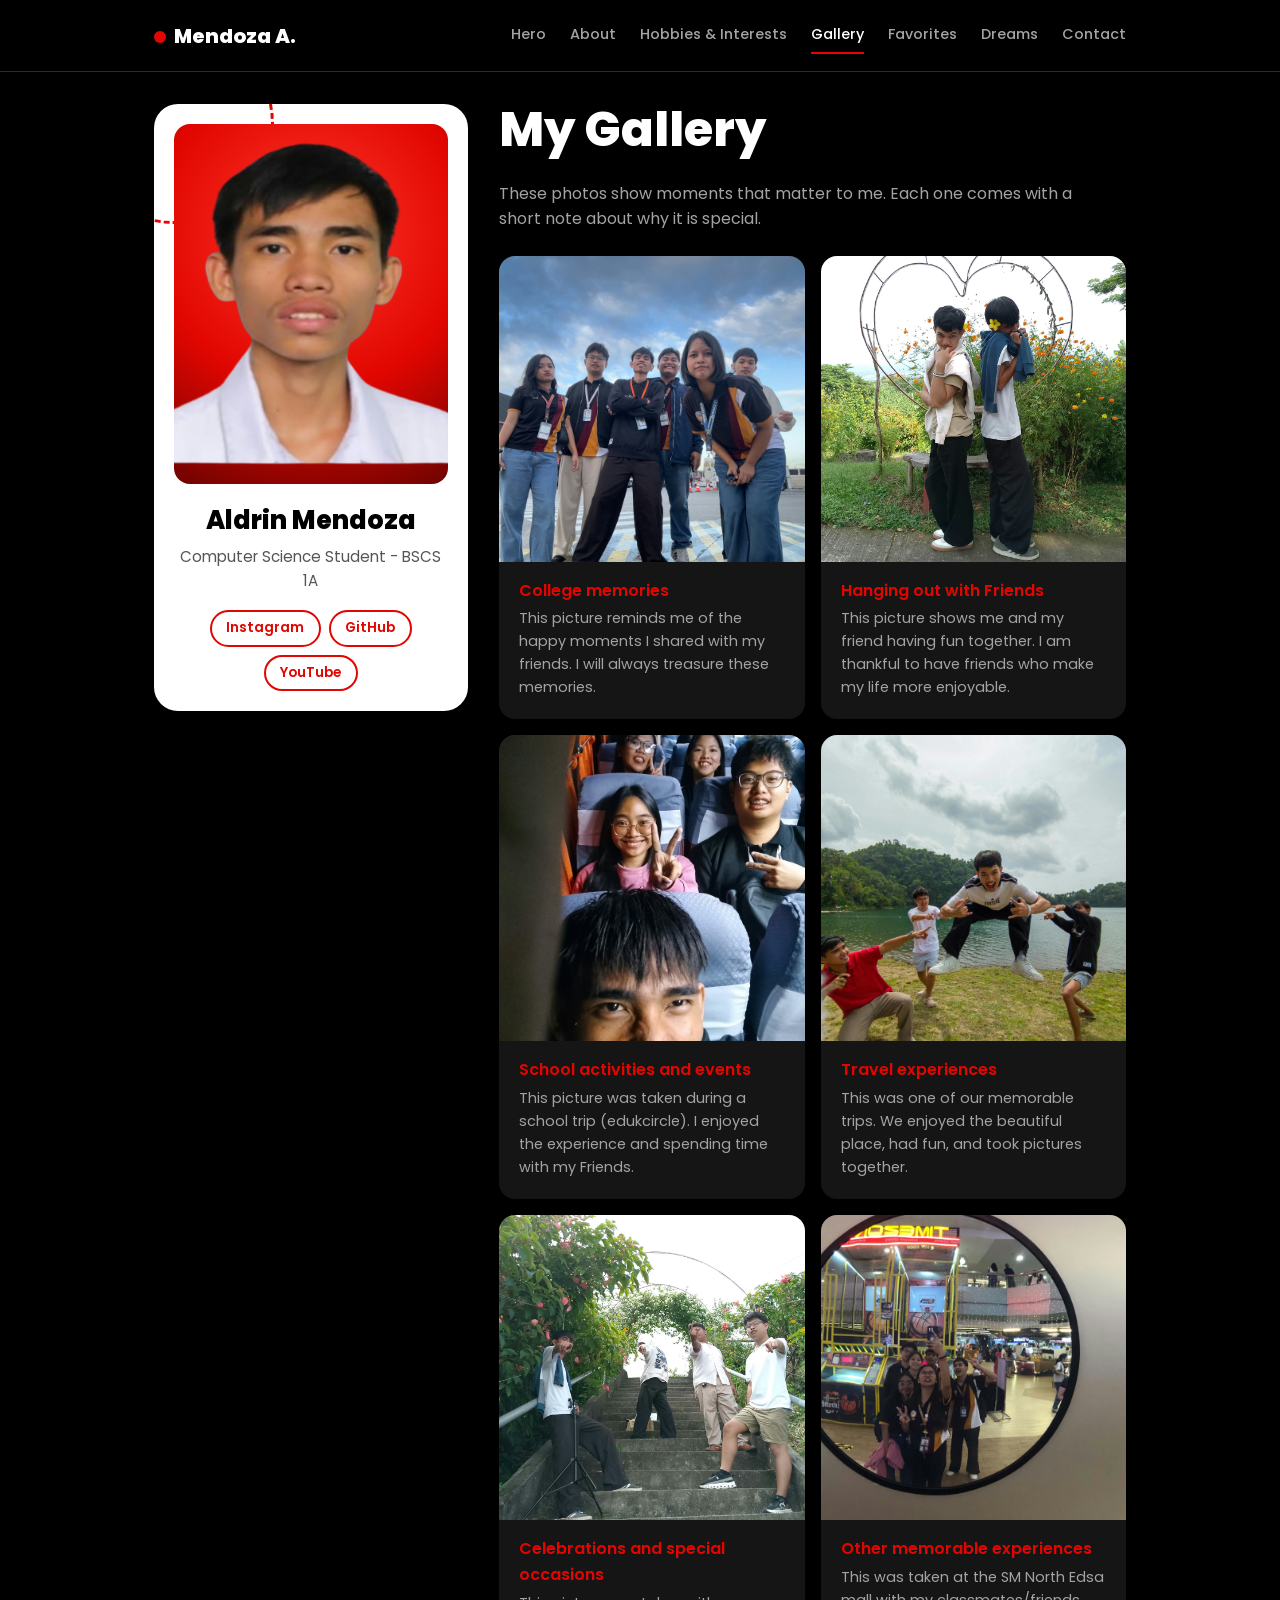
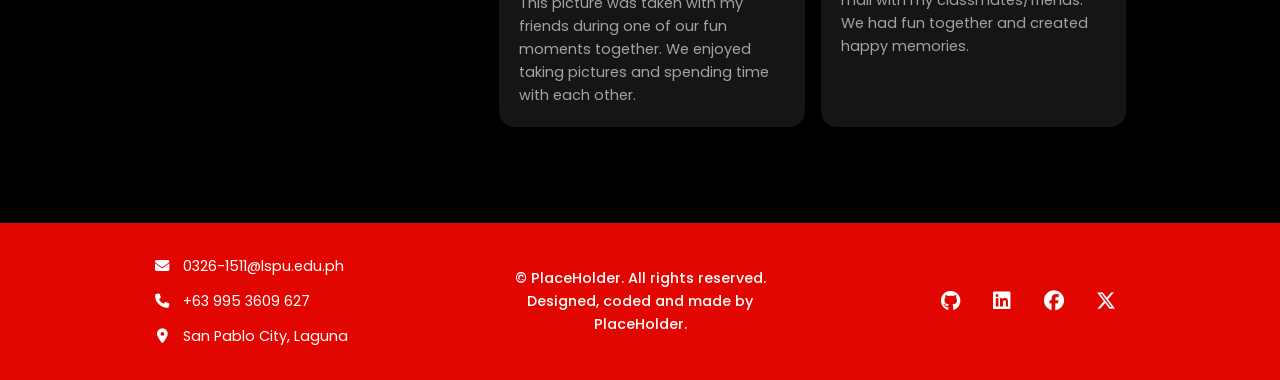
<file: gallery.html>
<!doctype html>
<html lang="en">
  <head>
    <meta charset="UTF-8" />
    <meta name="viewport" content="width=device-width, initial-scale=1" />
    <title>Mendoza A. | Gallery</title>
    <link rel="preconnect" href="https://fonts.googleapis.com" />
    <link rel="preconnect" href="https://fonts.gstatic.com" crossorigin />
    <link
      rel="stylesheet"
      href="https://fonts.googleapis.com/css2?family=Poppins:wght@400;500;600;800&display=swap"
    />
    <link
      rel="stylesheet"
      href="https://cdnjs.cloudflare.com/ajax/libs/font-awesome/6.5.2/css/all.min.css"
    />
    <link rel="stylesheet" href="styles.css" />
  </head>
  <body>
    <div class="page">
      <header class="header">
        <a class="header__logo" href="index.html">Mendoza A.</a>

        <button
          class="header__toggle"
          type="button"
          aria-label="Toggle menu"
          aria-expanded="false"
          aria-controls="main-nav"
        >
          <span class="header__bar"></span>
          <span class="header__bar"></span>
          <span class="header__bar"></span>
        </button>

        <nav class="header__nav nav" id="main-nav" aria-label="Main">
          <ul class="nav__list">
            <li class="nav__item">
              <a class="nav__link" href="index.html#hero">Hero</a>
            </li>
            <li class="nav__item">
              <a class="nav__link" href="about.html">About</a>
            </li>
            <li class="nav__item">
              <a class="nav__link" href="hobbies.html"
                >Hobbies &amp; Interests</a
              >
            </li>
            <li class="nav__item">
              <a class="nav__link" href="gallery.html" aria-current="page"
                >Gallery</a
              >
            </li>
            <li class="nav__item">
              <a class="nav__link" href="favorites.html">Favorites</a>
            </li>
            <li class="nav__item">
              <a class="nav__link" href="dreams.html">Dreams</a>
            </li>
            <li class="nav__item">
              <a class="nav__link" href="contact.html">Contact</a>
            </li>
          </ul>
        </nav>
      </header>

      <div class="page__body">
        <aside class="page__sidebar card">
          <div class="card__photo">
            <img
              class="card__img"
              src="assets/aldrin__hero-image.png"
              alt="Portrait photo"
            />
          </div>
          <h2 class="card__name">Aldrin Mendoza</h2>
          <p class="card__bio">Computer Science Student - BSCS 1A</p>
          <ul class="card__socials">
            <li><a class="card__social" href="#">Instagram</a></li>
            <li><a class="card__social" href="#">GitHub</a></li>
            <li><a class="card__social" href="#">YouTube</a></li>
          </ul>
        </aside>

        <main class="page__content">
          <section class="section intro gallery" id="gallery">
            <h1 class="section__title">My Gallery</h1>
            <p class="section__text gallery__intro">
              These photos show moments that matter to me. Each one comes with a
              short note about why it is special.
            </p>
            <ul class="gallery__grid">
              <li class="gallery__item">
                <figure class="gallery__figure">
                  <img
                    class="gallery__img"
                    src="assets/photo1.jpg"
                    alt="A childhood memory"
                  />
                  <figcaption class="gallery__body">
                    <h2 class="gallery__label">College memories</h2>
                    <p class="gallery__caption">
                      This picture reminds me of the happy moments I shared with
                      my friends. I will always treasure these memories.
                    </p>
                  </figcaption>
                </figure>
              </li>
              <li class="gallery__item">
                <figure class="gallery__figure">
                  <img
                    class="gallery__img"
                    src="assets/photo2.jpg"
                    alt="With family or friends"
                  />
                  <figcaption class="gallery__body">
                    <h2 class="gallery__label">Hanging out with Friends</h2>
                    <p class="gallery__caption">
                      This picture shows me and my friend having fun together. I
                      am thankful to have friends who make my life more
                      enjoyable.
                    </p>
                  </figcaption>
                </figure>
              </li>
              <li class="gallery__item">
                <figure class="gallery__figure">
                  <img
                    class="gallery__img"
                    src="assets/photo3.jpg"
                    alt="A school activity or event"
                  />
                  <figcaption class="gallery__body">
                    <h2 class="gallery__label">School activities and events</h2>
                    <p class="gallery__caption">
                      This picture was taken during a school trip (edukcircle).
                      I enjoyed the experience and spending time with my
                      Friends.
                    </p>
                  </figcaption>
                </figure>
              </li>
              <li class="gallery__item">
                <figure class="gallery__figure">
                  <img
                    class="gallery__img"
                    src="assets/photo4.jpg"
                    alt="A travel experience"
                  />
                  <figcaption class="gallery__body">
                    <h2 class="gallery__label">Travel experiences</h2>
                    <p class="gallery__caption">
                      This was one of our memorable trips. We enjoyed the
                      beautiful place, had fun, and took pictures together.
                    </p>
                  </figcaption>
                </figure>
              </li>
              <li class="gallery__item">
                <figure class="gallery__figure">
                  <img
                    class="gallery__img"
                    src="assets/photo5.jpg"
                    alt="A celebration or special occasion"
                  />
                  <figcaption class="gallery__body">
                    <h2 class="gallery__label">
                      Celebrations and special occasions
                    </h2>
                    <p class="gallery__caption">
                      This picture was taken with my friends during one of our
                      fun moments together. We enjoyed taking pictures and
                      spending time with each other.
                    </p>
                  </figcaption>
                </figure>
              </li>
              <li class="gallery__item">
                <figure class="gallery__figure">
                  <img
                    class="gallery__img"
                    src="assets/photo6.jpg"
                    alt="Another memorable experience"
                  />
                  <figcaption class="gallery__body">
                    <h2 class="gallery__label">Other memorable experiences</h2>
                    <p class="gallery__caption">
                      This was taken at the SM North Edsa mall with my
                      classmates/friends. We had fun together and created happy
                      memories.
                    </p>
                  </figcaption>
                </figure>
              </li>
            </ul>
          </section>
        </main>
      </div>

      <footer class="footer">
        <div class="footer__col footer__col--left">
          <ul class="footer__contact">
            <li class="footer__item">
              <i
                class="footer__icon fa-solid fa-envelope"
                aria-hidden="true"
              ></i>
              <a class="footer__link" href="mailto:0326-1511@lspu.edu.ph"
                >0326-1511@lspu.edu.ph</a
              >
            </li>
            <li class="footer__item">
              <i class="footer__icon fa-solid fa-phone" aria-hidden="true"></i>
              <a class="footer__link" href="tel:+639953609627"
                >+63 995 3609 627</a
              >
            </li>
            <li class="footer__item">
              <i
                class="footer__icon fa-solid fa-location-dot"
                aria-hidden="true"
              ></i>
              <address class="footer__address">San Pablo City, Laguna</address>
            </li>
          </ul>
        </div>

        <div class="footer__col footer__col--center">
          <p class="footer__copy">
            &copy; PlaceHolder. All rights reserved.<br />
            Designed, coded and made by PlaceHolder.
          </p>
        </div>

        <div class="footer__col footer__col--right">
          <ul class="footer__socials">
            <li>
              <a class="footer__social" href="#" aria-label="GitHub">
                <i class="fa-brands fa-github" aria-hidden="true"></i
              ></a>
            </li>
            <li>
              <a class="footer__social" href="#" aria-label="LinkedIn">
                <i class="fa-brands fa-linkedin" aria-hidden="true"></i
              ></a>
            </li>
            <li>
              <a class="footer__social" href="#" aria-label="Facebook">
                <i class="fa-brands fa-facebook" aria-hidden="true"></i
              ></a>
            </li>
            <li>
              <a class="footer__social" href="#" aria-label="X">
                <i class="fa-brands fa-x-twitter" aria-hidden="true"></i
              ></a>
            </li>
          </ul>
        </div>
      </footer>
    </div>

    <script>
      const header = document.querySelector(".header");
      const toggle = document.querySelector(".header__toggle");

      function setMenu(open) {
        header.classList.toggle("header--open", open);
        toggle.setAttribute("aria-expanded", open);
      }

      toggle.addEventListener("click", () => {
        setMenu(!header.classList.contains("header--open"));
      });

      document.querySelectorAll(".nav__link").forEach((link) => {
        link.addEventListener("click", () => setMenu(false));
      });
    </script>
    <script src="script.js" defer></script>
  </body>
</html>
</file>
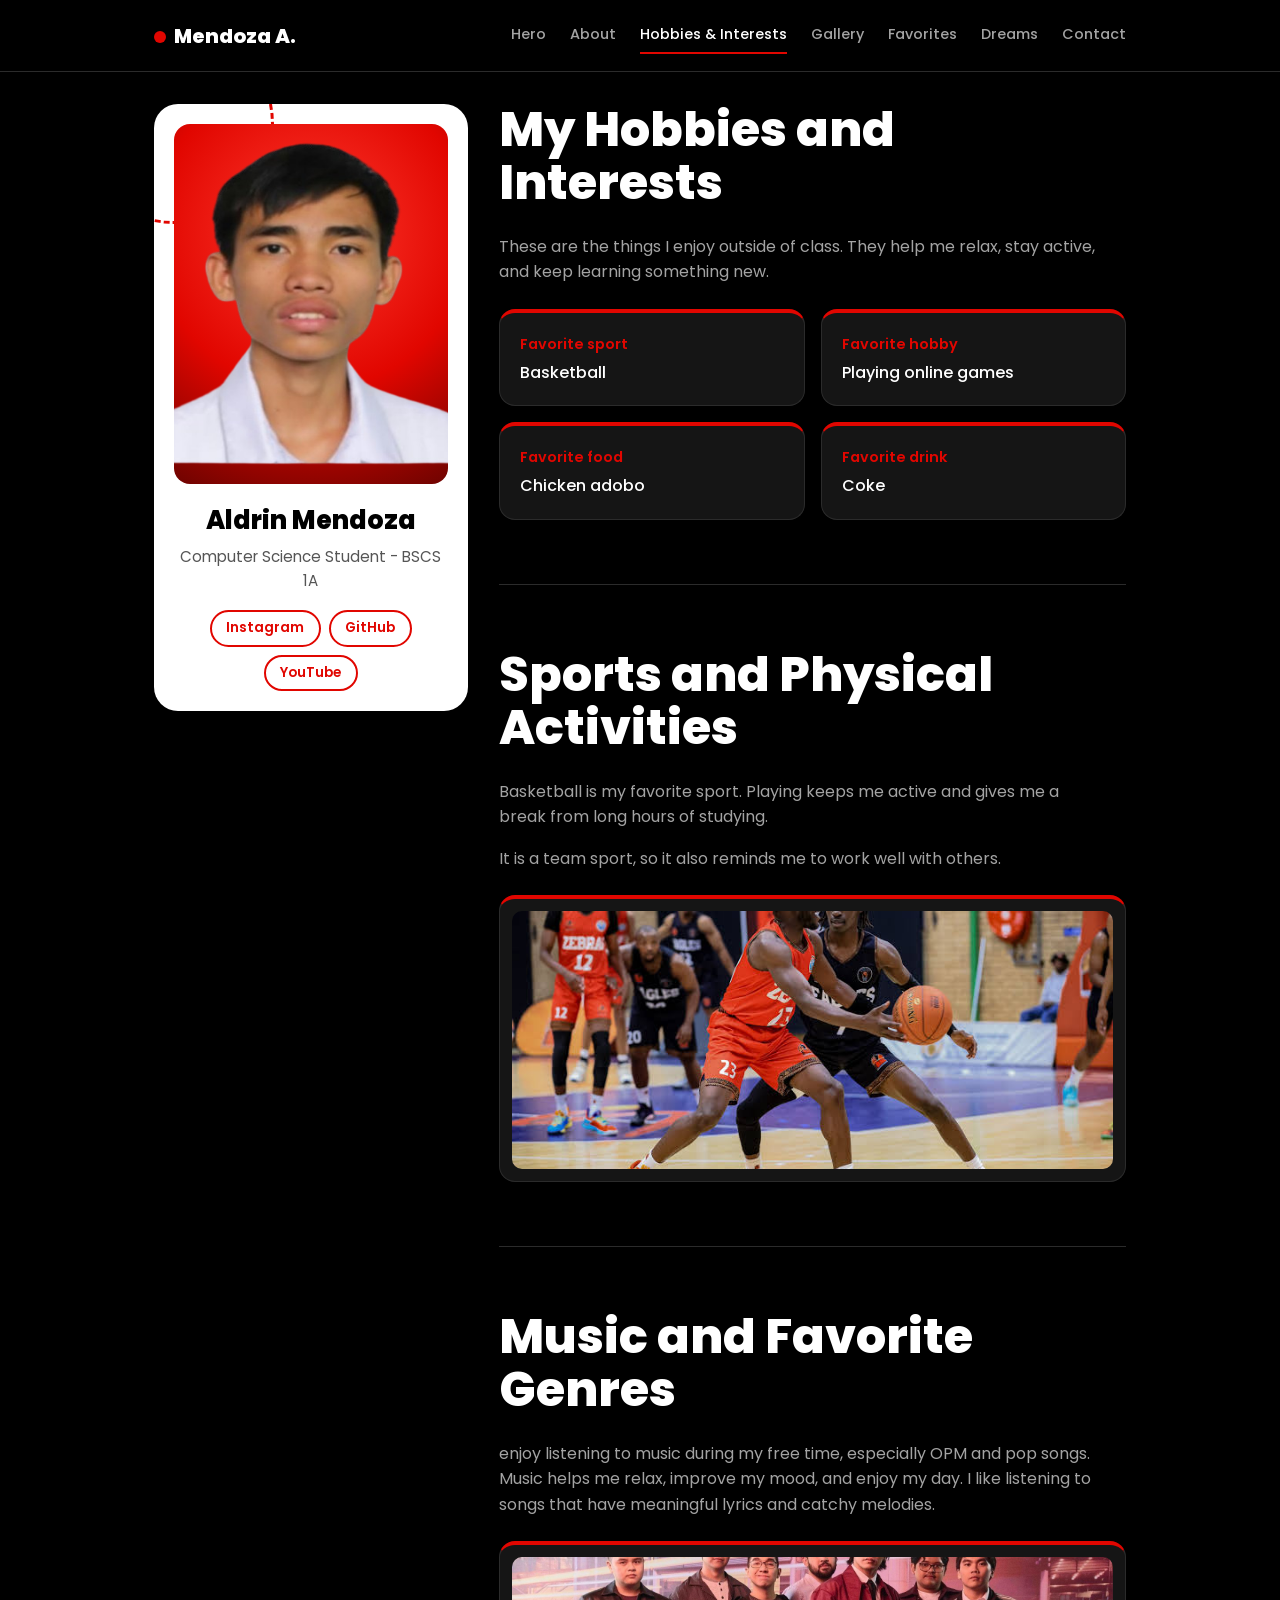
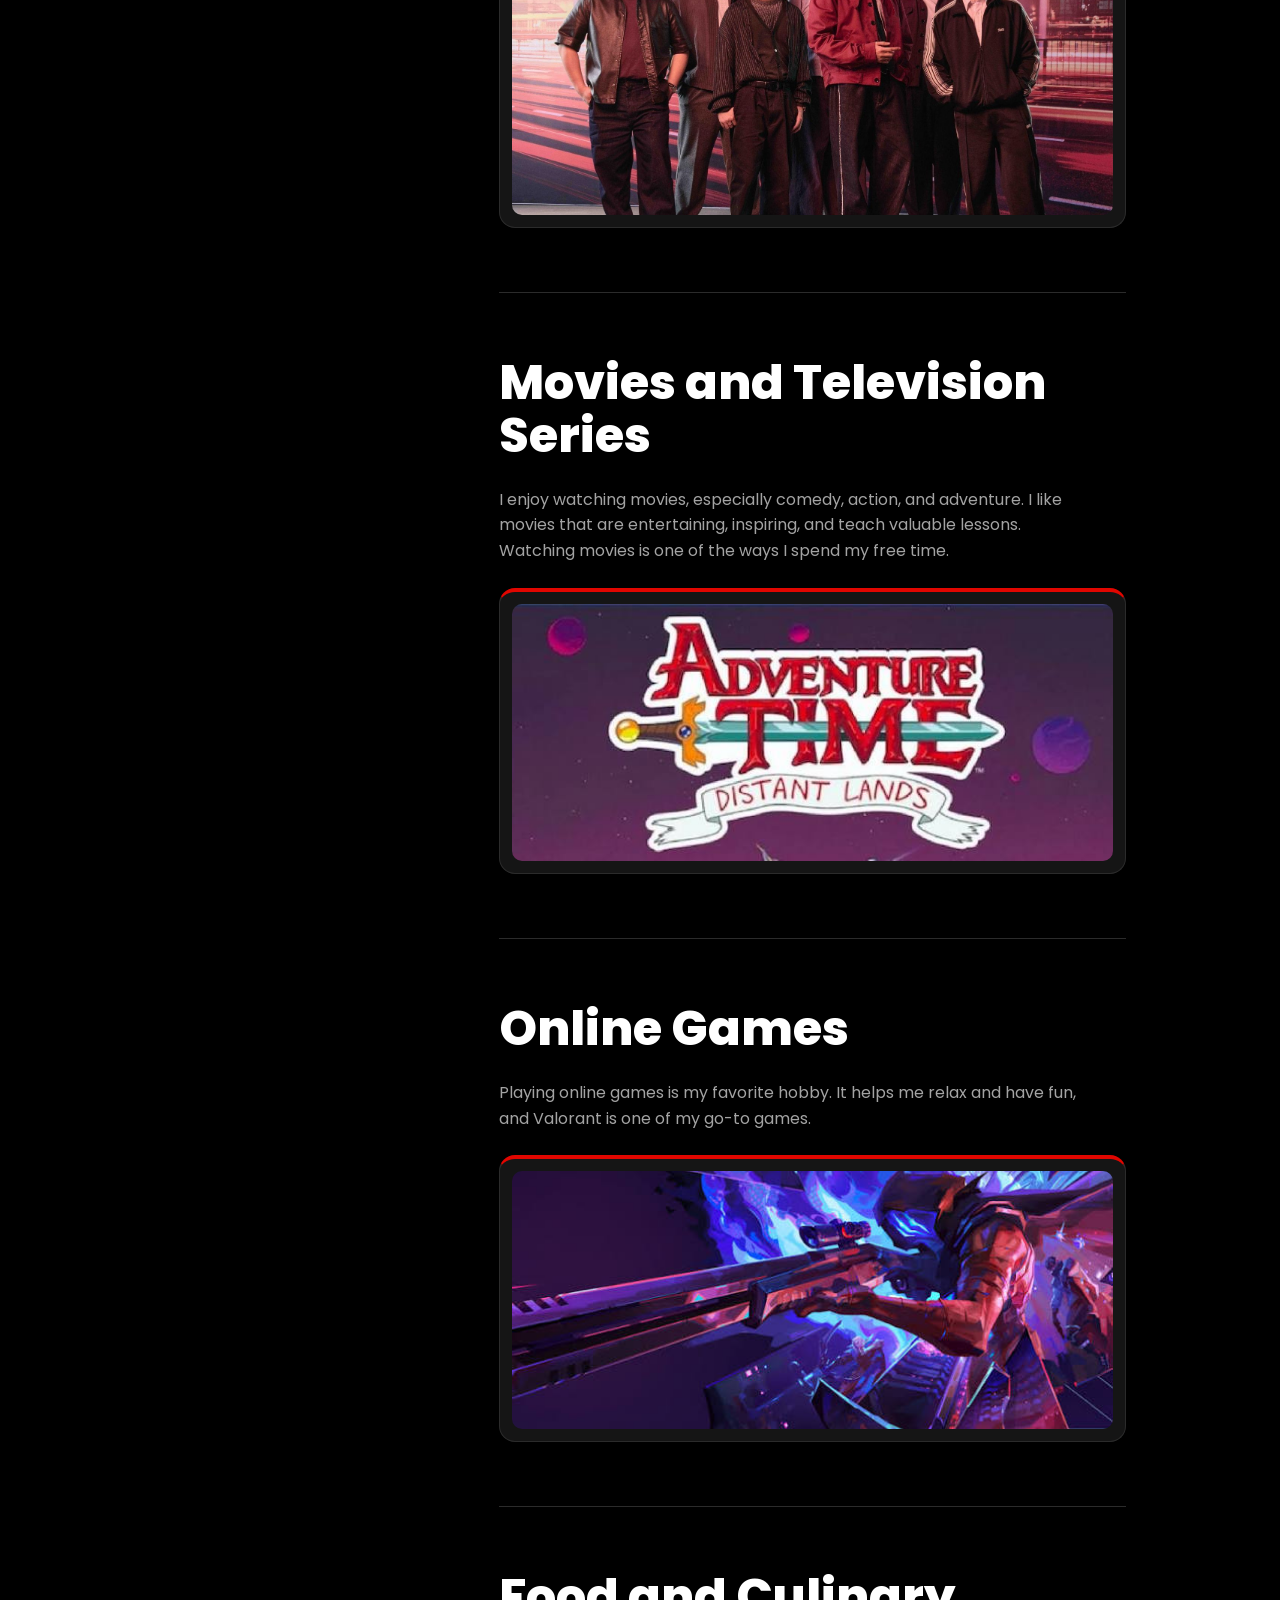
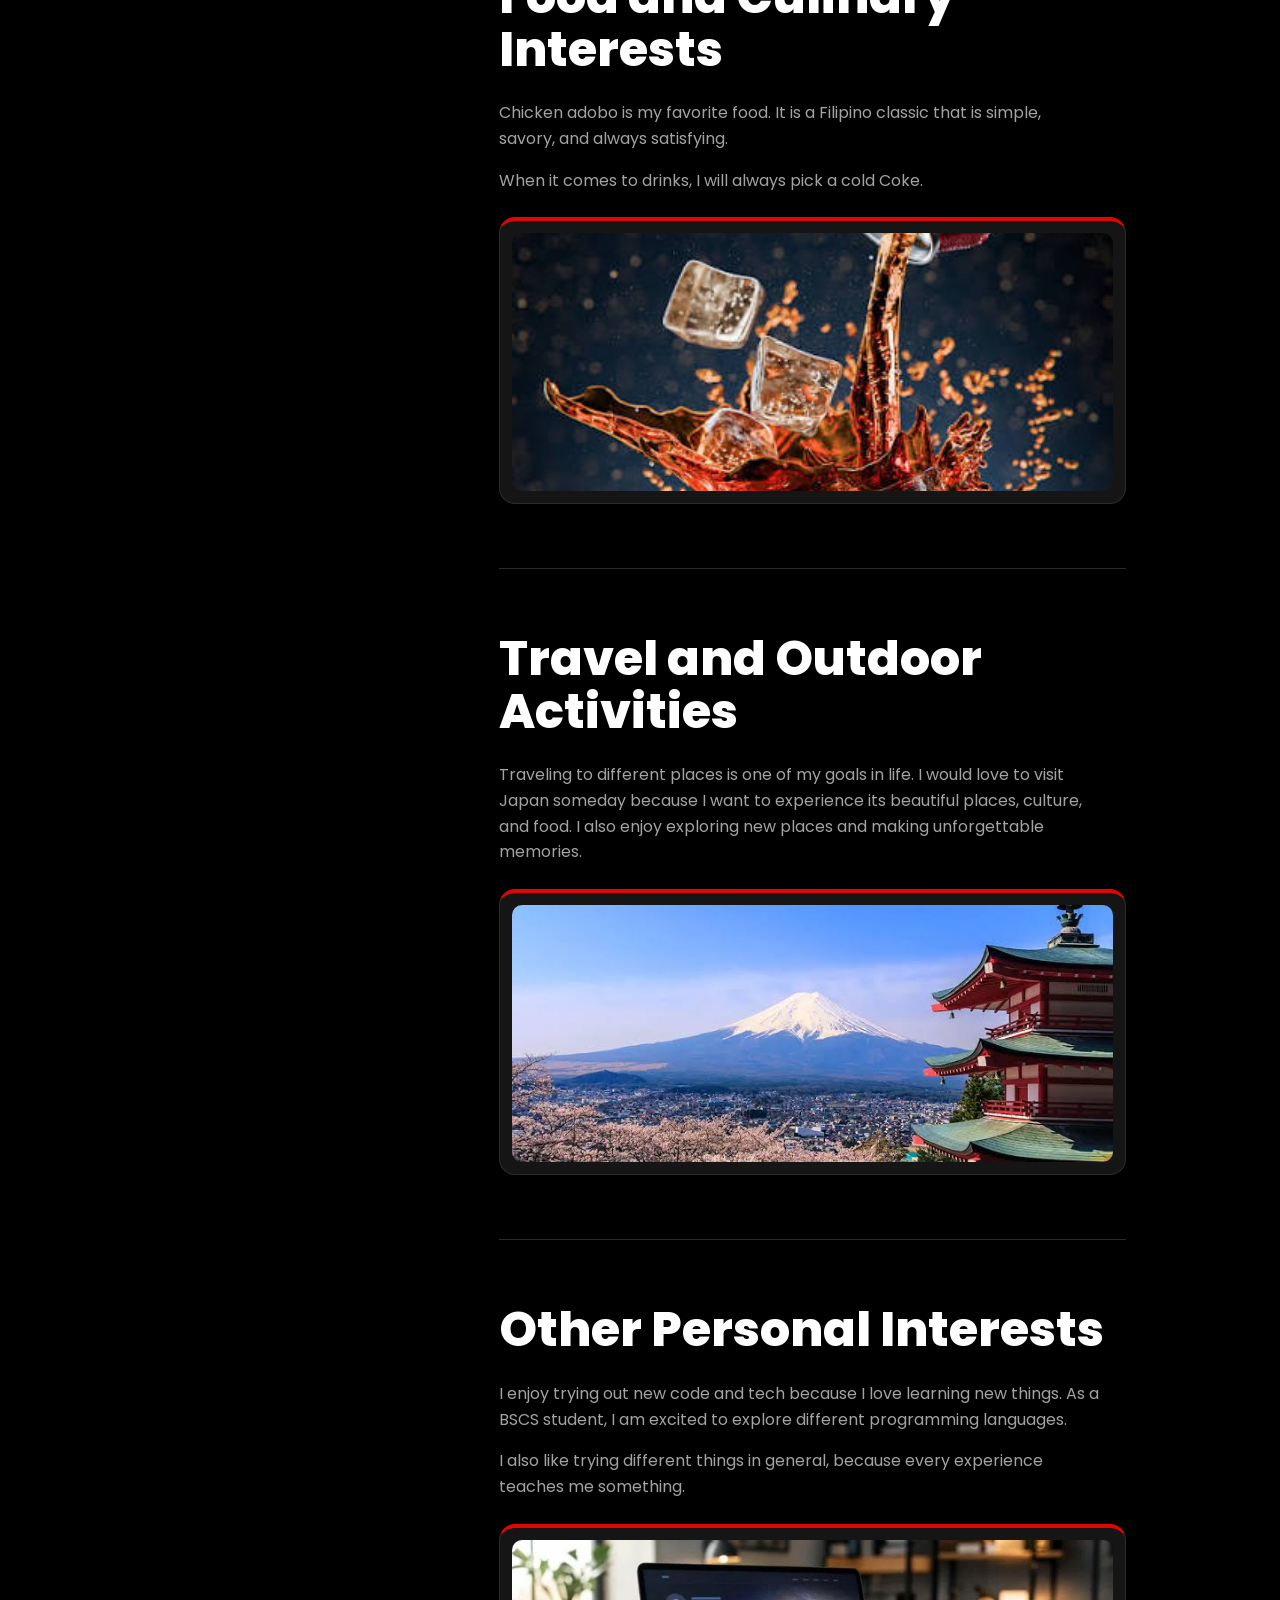
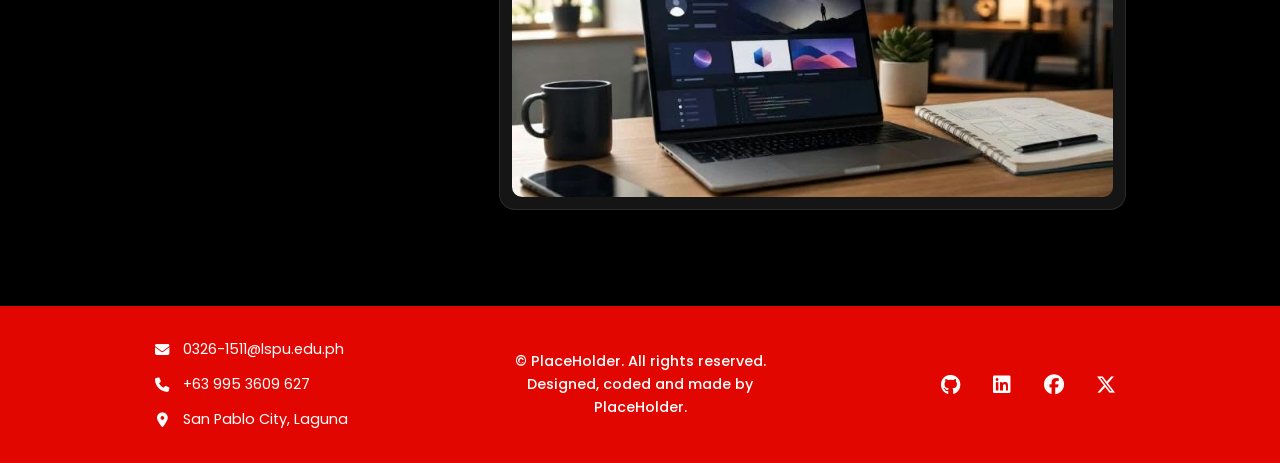
<file: hobbies.html>
<!doctype html>
<html lang="en">
  <head>
    <meta charset="UTF-8" />
    <meta name="viewport" content="width=device-width, initial-scale=1" />
    <title>Mendoza A. | Hobbies</title>
    <link rel="preconnect" href="https://fonts.googleapis.com" />
    <link rel="preconnect" href="https://fonts.gstatic.com" crossorigin />
    <link
      rel="stylesheet"
      href="https://fonts.googleapis.com/css2?family=Poppins:wght@400;500;600;800&display=swap"
    />
    <link
      rel="stylesheet"
      href="https://cdnjs.cloudflare.com/ajax/libs/font-awesome/6.5.2/css/all.min.css"
    />
    <link rel="stylesheet" href="styles.css" />
  </head>
  <body>
    <div class="page">
      <header class="header">
        <a class="header__logo" href="index.html">Mendoza A.</a>

        <button
          class="header__toggle"
          type="button"
          aria-label="Toggle menu"
          aria-expanded="false"
          aria-controls="main-nav"
        >
          <span class="header__bar"></span>
          <span class="header__bar"></span>
          <span class="header__bar"></span>
        </button>

        <nav class="header__nav nav" id="main-nav" aria-label="Main">
          <ul class="nav__list">
            <li class="nav__item">
              <a class="nav__link" href="index.html#hero">Hero</a>
            </li>
            <li class="nav__item">
              <a class="nav__link" href="about.html">About</a>
            </li>
            <li class="nav__item">
              <a class="nav__link" href="hobbies.html" aria-current="page"
                >Hobbies &amp; Interests</a
              >
            </li>
            <li class="nav__item">
              <a class="nav__link" href="gallery.html">Gallery</a>
            </li>
            <li class="nav__item">
              <a class="nav__link" href="favorites.html">Favorites</a>
            </li>
            <li class="nav__item">
              <a class="nav__link" href="dreams.html">Dreams</a>
            </li>
            <li class="nav__item">
              <a class="nav__link" href="contact.html">Contact</a>
            </li>
          </ul>
        </nav>
      </header>

      <div class="page__body">
        <aside class="page__sidebar card">
          <div class="card__photo">
            <img
              class="card__img"
              src="assets/aldrin__hero-image.png"
              alt="Portrait photo"
            />
          </div>
          <h2 class="card__name">Aldrin Mendoza</h2>
          <p class="card__bio">Computer Science Student - BSCS 1A</p>
          <ul class="card__socials">
            <li><a class="card__social" href="#">Instagram</a></li>
            <li><a class="card__social" href="#">GitHub</a></li>
            <li><a class="card__social" href="#">YouTube</a></li>
          </ul>
        </aside>

        <main class="page__content">
          <section class="section intro" id="intro">
            <h1 class="section__title">My Hobbies and Interests</h1>
            <p class="section__text">
              These are the things I enjoy outside of class. They help me relax,
              stay active, and keep learning something new.
            </p>
            <dl class="facts">
              <div class="facts__item">
                <dt class="facts__term">Favorite sport</dt>
                <dd class="facts__desc">Basketball</dd>
              </div>
              <div class="facts__item">
                <dt class="facts__term">Favorite hobby</dt>
                <dd class="facts__desc">Playing online games</dd>
              </div>
              <div class="facts__item">
                <dt class="facts__term">Favorite food</dt>
                <dd class="facts__desc">Chicken adobo</dd>
              </div>
              <div class="facts__item">
                <dt class="facts__term">Favorite drink</dt>
                <dd class="facts__desc">Coke</dd>
              </div>
            </dl>
          </section>

          <section class="section sports" id="sports">
            <h2 class="section__title">Sports and Physical Activities</h2>
            <p class="section__text">
              Basketball is my favorite sport. Playing keeps me active and gives
              me a break from long hours of studying.
            </p>
            <p class="section__text">
              It is a team sport, so it also reminds me to work well with
              others.
            </p>
            <figure class="photo-card">
              <img
                class="photo-card__img"
                src="assets/basketball2.jpg"
                alt="Playing basketball"
              />
            </figure>
          </section>

          <section class="section music" id="music">
            <h2 class="section__title">Music and Favorite Genres</h2>
            <p class="section__text">
              enjoy listening to music during my free time, especially OPM and
              pop songs. Music helps me relax, improve my mood, and enjoy my
              day. I like listening to songs that have meaningful lyrics and
              catchy melodies.
            </p>
            <figure class="photo-card">
              <img
                class="photo-card__img"
                src="assets/music2.jpg"
                alt="Playing basketball"
              />
            </figure>
          </section>

          <section class="section movies" id="movies">
            <h2 class="section__title">Movies and Television Series</h2>
            <p class="section__text">
              I enjoy watching movies, especially comedy, action, and adventure.
              I like movies that are entertaining, inspiring, and teach valuable
              lessons. Watching movies is one of the ways I spend my free time.
            </p>
            <figure class="photo-card">
              <img
                class="photo-card__img"
                src="assets/movies.jpg"
                alt="Playing basketball"
              />
            </figure>
          </section>

          <section class="section games" id="games">
            <h2 class="section__title">Online Games</h2>
            <p class="section__text">
              Playing online games is my favorite hobby. It helps me relax and
              have fun, and Valorant is one of my go-to games.
            </p>
            <figure class="photo-card">
              <img
                class="photo-card__img"
                src="assets/valorant2.jpg"
                alt="Playing basketball"
              />
            </figure>
          </section>

          <section class="section food" id="food">
            <h2 class="section__title">Food and Culinary Interests</h2>
            <p class="section__text">
              Chicken adobo is my favorite food. It is a Filipino classic that
              is simple, savory, and always satisfying.
            </p>
            <p class="section__text">
              When it comes to drinks, I will always pick a cold Coke.
            </p>
            <figure class="photo-card">
              <img
                class="photo-card__img"
                src="assets/drink.jpg"
                alt="Playing basketball"
              />
            </figure>
          </section>

          <section class="section travel" id="travel">
            <h2 class="section__title">Travel and Outdoor Activities</h2>
            <p class="section__text">
              Traveling to different places is one of my goals in life. I would
              love to visit Japan someday because I want to experience its
              beautiful places, culture, and food. I also enjoy exploring new
              places and making unforgettable memories.
            </p>
            <figure class="photo-card">
              <img
                class="photo-card__img"
                src="assets/japan.jpg"
                alt="Playing basketball"
              />
            </figure>
          </section>

          <section class="section other" id="other">
            <h2 class="section__title">Other Personal Interests</h2>
            <p class="section__text">
              I enjoy trying out new code and tech because I love learning new
              things. As a BSCS student, I am excited to explore different
              programming languages.
            </p>
            <p class="section__text">
              I also like trying different things in general, because every
              experience teaches me something.
            </p>
            <figure class="photo-card">
              <img
                class="photo-card__img"
                src="assets/others.jpg"
                alt="Playing basketball"
              />
            </figure>
          </section>
        </main>
      </div>

      <footer class="footer">
        <div class="footer__col footer__col--left">
          <ul class="footer__contact">
            <li class="footer__item">
              <i
                class="footer__icon fa-solid fa-envelope"
                aria-hidden="true"
              ></i>
              <a class="footer__link" href="mailto:0326-1511@lspu.edu.ph"
                >0326-1511@lspu.edu.ph</a
              >
            </li>
            <li class="footer__item">
              <i class="footer__icon fa-solid fa-phone" aria-hidden="true"></i>
              <a class="footer__link" href="tel:+639953609627"
                >+63 995 3609 627</a
              >
            </li>
            <li class="footer__item">
              <i
                class="footer__icon fa-solid fa-location-dot"
                aria-hidden="true"
              ></i>
              <address class="footer__address">San Pablo City, Laguna</address>
            </li>
          </ul>
        </div>

        <div class="footer__col footer__col--center">
          <p class="footer__copy">
            &copy; PlaceHolder. All rights reserved.<br />
            Designed, coded and made by PlaceHolder.
          </p>
        </div>

        <div class="footer__col footer__col--right">
          <ul class="footer__socials">
            <li>
              <a class="footer__social" href="#" aria-label="GitHub">
                <i class="fa-brands fa-github" aria-hidden="true"></i
              ></a>
            </li>
            <li>
              <a class="footer__social" href="#" aria-label="LinkedIn">
                <i class="fa-brands fa-linkedin" aria-hidden="true"></i
              ></a>
            </li>
            <li>
              <a class="footer__social" href="#" aria-label="Facebook">
                <i class="fa-brands fa-facebook" aria-hidden="true"></i
              ></a>
            </li>
            <li>
              <a class="footer__social" href="#" aria-label="X">
                <i class="fa-brands fa-x-twitter" aria-hidden="true"></i
              ></a>
            </li>
          </ul>
        </div>
      </footer>
    </div>

    <script>
      const header = document.querySelector(".header");
      const toggle = document.querySelector(".header__toggle");

      function setMenu(open) {
        header.classList.toggle("header--open", open);
        toggle.setAttribute("aria-expanded", open);
      }

      toggle.addEventListener("click", () => {
        setMenu(!header.classList.contains("header--open"));
      });

      document.querySelectorAll(".nav__link").forEach((link) => {
        link.addEventListener("click", () => setMenu(false));
      });
    </script>
    <script src="script.js" defer></script>
  </body>
</html>
</file>
<file: styles.css>
/* ===== Tokens ===== */
:root {
  --black: #000;
  --surface: #151515;
  --line: #2b2b2b;
  --red: #e10600;
  --white: #fff;
  --muted: #a3a3a3;
  --header-h: 72px;
  --gap: 32px;
  --gutter: clamp(48px, 12vw, 160px);
  --font: "Poppins", system-ui, sans-serif;
}

/* ===== Base ===== */
*,
*::before,
*::after {
  box-sizing: border-box;
  margin: 0;
}

html {
  scroll-behavior: smooth;
  scroll-padding-top: calc(var(--header-h) + var(--gap));
}

body {
  background: var(--black);
  color: var(--white);
  font: 400 1rem/1.6 var(--font);
}

ul {
  list-style: none;
  padding: 0;
}
a {
  color: inherit;
  text-decoration: none;
}
:focus-visible {
  outline: 2px solid var(--red);
  outline-offset: 3px;
}

/* ===== Page grid (1fr 2fr) ===== */
.page {
  padding-inline: var(--gutter);
  padding-bottom: var(--gap);
}

.page__body {
  display: grid;
  grid-template-columns: 1fr 2fr;
  column-gap: var(--gap);
}

.page__sidebar {
  grid-column: 1;
  align-self: start;
  position: sticky;
  top: calc(var(--header-h) + var(--gap));
  margin-top: var(--gap);
}

.page__content {
  grid-column: 2;
  min-width: 0;
}

/* ===== Header ===== */
.header {
  position: sticky;
  top: 0;
  z-index: 10;
  height: var(--header-h);
  margin-inline: calc(var(--gutter) * -1);
  padding-inline: var(--gutter);
  display: flex;
  align-items: center;
  justify-content: space-between;
  gap: 1.5rem;
  background: var(--black);
  border-bottom: 1px solid var(--line);
}

.header__logo {
  font-weight: 800;
  font-size: 1.25rem;
}

.header__logo::before {
  content: "";
  display: inline-block;
  width: 0.6em;
  height: 0.6em;
  margin-right: 0.5rem;
  border-radius: 50%;
  background: var(--red);
}

/* ===== Burger button (hidden on desktop) ===== */
.header__toggle {
  display: none;
  flex-direction: column;
  align-items: center;
  justify-content: center;
  gap: 5px;
  width: 44px;
  height: 44px;
  padding: 0;
  background: transparent;
  border: 0;
  cursor: pointer;
}

.header__bar {
  display: block;
  width: 24px;
  height: 2px;
  background: var(--white);
  transition:
    transform 0.2s,
    opacity 0.2s;
}

.header--open .header__bar:nth-child(1) {
  transform: translateY(7px) rotate(45deg);
}
.header--open .header__bar:nth-child(2) {
  opacity: 0;
}
.header--open .header__bar:nth-child(3) {
  transform: translateY(-7px) rotate(-45deg);
}

/* ===== Nav ===== */
.nav__list {
  display: flex;
  gap: 1.5rem;
}

.nav__link {
  display: block;
  padding-block: 0.4rem;
  color: var(--muted);
  font-size: 0.9rem;
  font-weight: 500;
  white-space: nowrap;
  border-bottom: 2px solid transparent;
  transition:
    color 0.2s,
    border-color 0.2s;
}

.nav__link:hover,
.nav__link:focus-visible {
  color: var(--white);
  border-color: var(--red);
}

/* ===== Card (sticky profile) ===== */
.card {
  overflow: hidden;
  padding: 1.25rem;
  background: var(--white);
  color: var(--black);
  border-radius: 24px;
  text-align: center;
}

.card::before {
  content: "";
  position: absolute;
  top: -80px;
  left: -80px;
  width: 200px;
  height: 200px;
  border: 3px dashed var(--red);
  border-radius: 50%;
}

.card__photo {
  position: relative;
  width: 100%;
  height: clamp(180px, 40vh, 360px);
  overflow: hidden;
  border-radius: 16px;
  /* Shows through if the PNG has transparency */
  background: radial-gradient(
    circle at 50% 30%,
    #ff3b2f,
    var(--red) 55%,
    #6e0300
  );
}

.card__img {
  display: block;
  width: 100%;
  height: 100%;
  object-fit: cover;
  object-position: center 20%;
}

.card__name {
  margin-top: 1rem;
  font-size: 1.6rem;
  font-weight: 800;
}

.card__bio {
  margin-top: 0.25rem;
  color: #555;
  font-size: 0.95rem;
}

.card__socials {
  display: flex;
  flex-wrap: wrap;
  justify-content: center;
  gap: 0.5rem;
  margin-top: 1rem;
}

.card__social {
  display: block;
  padding: 0.35rem 0.9rem;
  color: var(--red);
  font-size: 0.85rem;
  font-weight: 600;
  border: 2px solid var(--red);
  border-radius: 999px;
  transition:
    background 0.2s,
    color 0.2s;
}

.card__social:hover,
.card__social:focus-visible {
  background: var(--red);
  color: var(--white);
}

/* ===== Section (shared) ===== */
.section {
  padding-block: calc(var(--gap) * 2);
  border-top: 1px solid var(--line);
}

.section__title {
  margin-bottom: 1.5rem;
  font-size: clamp(2rem, 4vw, 3rem);
  font-weight: 800;
  line-height: 1.1;
}

.section__text {
  max-width: 60ch;
  color: var(--muted);
}

.section__text + .section__text {
  margin-top: 1rem;
}

/* ===== Hero ===== */
.hero {
  min-height: calc(100vh - var(--header-h));
  display: flex;
  flex-direction: column;
  justify-content: center;
  gap: 2rem;
  padding-top: var(--gap);
  border-top: 0;
}

.hero__title {
  font-size: clamp(3rem, 6vw, 6rem);
  font-weight: 800;
  line-height: 0.95;
  letter-spacing: -0.02em;
  text-transform: uppercase;
}

.hero__line {
  display: block;
}
.hero__line--accent {
  color: var(--red);
}

.hero__text {
  max-width: 40ch;
  color: var(--muted);
  font-size: 1.1rem;
}

.hero__stats {
  display: flex;
  flex-wrap: wrap;
  gap: 2.5rem;
}

.hero__number {
  display: block;
  font-size: clamp(2rem, 4vw, 3.5rem);
  font-weight: 800;
  line-height: 1;
}

.hero__label {
  display: block;
  margin-top: 0.4rem;
  color: var(--muted);
  font-size: 0.85rem;
}

.hero__tiles {
  display: grid;
  width: 100%;
  grid-template-columns: repeat(auto-fit, minmax(220px, 1fr));
  gap: 1rem;
}

/* ===== About ===== */
.about__motto {
  max-width: 60ch;
  margin-top: 2rem;
  padding: 1.25rem 1.5rem;
  background: var(--surface);
  border-left: 4px solid var(--red);
  border-radius: 0 16px 16px 0;
}

.about__motto-label {
  color: var(--red);
  font-size: 0.9rem;
  font-weight: 600;
}

.about__motto-text {
  margin-top: 0.4rem;
  font-size: 1.25rem;
  font-weight: 600;
  line-height: 1.4;
}

/* ===== Tile ===== */
.tile {
  display: flex;
  align-items: flex-end;
  min-height: 190px;
  padding: 1.5rem;
  border-radius: 20px;
  transition: transform 0.2s;
}

.tile:hover {
  transform: translateY(-4px);
}
.tile--red {
  background: var(--red);
  color: var(--white);
}
.tile--white {
  background: var(--white);
  color: var(--black);
}

.tile__title {
  font-size: 1.4rem;
  font-weight: 600;
  line-height: 1.2;
}

/* ===== Hobbies / Favorites / Dreams (card lists) ===== */
.hobbies__list,
.favorites__list,
.dreams__list,
.gallery__grid {
  display: grid;
  grid-template-columns: repeat(auto-fit, minmax(200px, 1fr));
  gap: 1rem;
}

.hobbies__item,
.favorites__item,
.dreams__item {
  padding: 1.25rem;
  background: var(--surface);
  border: 1px solid var(--line);
  border-radius: 16px;
}

.hobbies__item {
  border-top: 4px solid var(--red);
}

.hobbies__list {
  grid-template-columns: repeat(auto-fit, minmax(240px, 1fr));
}
.hobbies__intro {
  margin-bottom: 1.5rem;
}
.dreams__item {
  border-left: 4px solid var(--red);
}

.hobbies__name,
.dreams__name {
  font-size: 1.1rem;
  font-weight: 600;
}

.hobbies__desc,
.dreams__desc {
  margin-top: 0.25rem;
  color: var(--muted);
  font-size: 0.9rem;
}

.favorites__item {
  padding: 0;
  overflow: hidden;
}

.favorites__list {
  grid-template-columns: repeat(2, 1fr);
}
.favorites__intro {
  margin-bottom: 1.5rem;
}
.favorites__outro {
  margin-top: 1.5rem;
}

.favorites__img {
  display: block;
  width: 100%;
  aspect-ratio: 4 / 3;
  object-fit: cover;
  background: var(--line);
}

.favorites__item--wide {
  grid-column: 1 / -1;
}
.favorites__img--wide {
  aspect-ratio: 21 / 9;
}

.favorites__body {
  padding: 1rem 1.25rem 1.25rem;
}

.favorites__label {
  color: var(--red);
  font-size: 1rem;
  font-weight: 600;
}

.favorites__value {
  margin-top: 0.25rem;
  color: var(--muted);
  font-size: 0.9rem;
}

.photo-card {
  margin-top: 1.5rem;
  padding: 0.75rem;
  background: var(--surface);
  border: 1px solid var(--line);
  border-top: 4px solid var(--red);
  border-radius: 16px;
}
.photo-card__img {
  display: block;
  width: 100%;
  aspect-ratio: 21 / 9;
  object-fit: cover;
  background: var(--line);
  border-radius: 10px;
}

/* ===== Dreams ===== */
.dreams__highlight {
  margin-top: 1.5rem;
  padding: 1.5rem 1.75rem;
  background: var(--red);
  border-radius: 20px;
  font-size: clamp(1.15rem, 2vw, 1.5rem);
  font-weight: 600;
  line-height: 1.4;
}

.dreams__subtitle {
  margin: 2rem 0 1rem;
  font-size: 1.25rem;
  font-weight: 600;
}

.dreams__list {
  grid-template-columns: repeat(2, 1fr);
}
.dreams__item--wide {
  grid-column: 1 / -1;
}
.dreams__text {
  font-weight: 500;
}
.dreams__outro {
  margin-top: 1.5rem;
}

/* ===== Gallery ===== */

.gallery__intro {
  margin-bottom: 1.5rem;
}
.gallery__body {
  padding: 1rem 1.25rem 1.25rem;
}
.gallery__label {
  color: var(--red);
  font-size: 1rem;
  font-weight: 600;
}
.gallery__caption {
  margin-top: 0.25rem;
  color: var(--muted);
  font-size: 0.9rem;
}

.gallery__grid {
  grid-template-columns: repeat(2, 1fr);
}

.gallery__item {
  overflow: hidden;
  background: var(--surface);
  border-radius: 16px;
}

.gallery__img {
  display: block;
  width: 100%;
  aspect-ratio: 1 / 1;
  object-fit: cover;
  object-position: center 25%;
}

@media (max-width: 600px) {
  .gallery__grid {
    grid-template-columns: 1fr;
  }
}

/* ===== Contact ===== */
.contact__form {
  display: grid;
  gap: 1rem;
  max-width: 520px;
}

.contact__field {
  display: grid;
  gap: 0.4rem;
}

.contact__label {
  color: var(--muted);
  font-size: 0.9rem;
}

.contact__input {
  width: 100%;
  padding: 0.8rem 1rem;
  background: var(--surface);
  color: var(--white);
  font: inherit;
  border: 1px solid var(--line);
  border-radius: 12px;
}

.contact__input:focus {
  border-color: var(--red);
  outline: none;
}

.contact__button {
  justify-self: start;
  padding: 0.85rem 1.75rem;
  background: var(--red);
  color: var(--white);
  font: 600 1rem var(--font);
  border: 2px solid var(--red);
  border-radius: 999px;
  cursor: pointer;
  transition:
    background 0.2s,
    color 0.2s;
}

.contact__button:hover,
.contact__button:focus-visible {
  background: var(--white);
  color: var(--black);
}

.facts__desc a {
  overflow-wrap: anywhere;
  text-decoration: underline;
  text-decoration-color: var(--red);
  text-underline-offset: 3px;
}

.contact__intro {
  margin-bottom: 1.5rem;
}
.contact__input--message {
  min-height: 8rem;
  resize: vertical;
}

.contact__socials {
  display: flex;
  flex-wrap: wrap;
  gap: 0.5rem;
}
.contact__social {
  display: block;
  padding: 0.35rem 0.9rem;
  color: var(--red);
  font-size: 0.85rem;
  font-weight: 600;
  border: 2px solid var(--red);
  border-radius: 999px;
  transition:
    background 0.2s,
    color 0.2s;
}
.contact__social:hover,
.contact__social:focus-visible {
  background: var(--red);
  color: var(--white);
}

/* ===== Footer (3-column grid) ===== */
.footer {
  display: grid;
  grid-template-columns: repeat(3, 1fr);
  gap: var(--gap);
  margin: var(--gap) calc(var(--gutter) * -1) calc(var(--gap) * -1);
  padding: 2rem var(--gutter);
  background: var(--red);
  color: var(--white);
  font-size: 0.9rem;
}

.footer__col {
  display: flex;
  align-items: center;
}
.footer__col--left {
  justify-content: flex-start;
}
.footer__col--center {
  justify-content: center;
  text-align: center;
}
.footer__col--right {
  justify-content: flex-end;
}

.footer__contact {
  display: flex;
  flex-direction: column;
  gap: 0.75rem;
}

.footer__item {
  display: flex;
  align-items: center;
  gap: 0.75rem;
}

.footer__icon {
  width: 1.1rem;
  text-align: center;
}
.footer__address {
  font-style: normal;
}
.footer__link:hover {
  text-decoration: underline;
}

.footer__copy {
  font-weight: 500;
}

.footer__socials {
  display: flex;
  align-items: center;
  gap: 0.75rem;
}

.footer__social {
  display: flex;
  align-items: center;
  justify-content: center;
  width: 2.5rem;
  height: 2.5rem;
  font-size: 1.25rem;
  border-radius: 50%;
  transition:
    background 0.2s,
    color 0.2s;
}

.footer__social:hover,
.footer__social:focus-visible {
  background: var(--white);
  color: var(--red);
}

/* ===== About page ===== */
.nav__link[aria-current="page"] {
  color: var(--white);
  border-color: var(--red);
}

.intro {
  border-top: 0;
  padding-top: var(--gap);
}
.intro__name {
  color: var(--red);
  font-weight: 600;
}

.facts,
.trivia__list,
.timeline {
  display: grid;
  gap: 1rem;
}
.facts {
  grid-template-columns: repeat(2, 1fr);
  margin-top: 1.5rem;
}
.trivia__list {
  grid-template-columns: repeat(auto-fit, minmax(240px, 1fr));
}
.timeline {
  padding: 0;
  list-style: none;
}

.facts__item,
.trivia__item,
.timeline__item {
  padding: 1.25rem;
  background: var(--surface);
  border: 1px solid var(--line);
  border-radius: 16px;
}
.facts__item,
.trivia__item {
  border-top: 4px solid var(--red);
}
.timeline__item {
  border-left: 4px solid var(--red);
}

.facts__term,
.timeline__period {
  color: var(--red);
  font-size: 0.9rem;
  font-weight: 600;
}
.facts__desc {
  margin-top: 0.25rem;
  font-weight: 500;
}
.timeline__name,
.trivia__name {
  font-size: 1.1rem;
  font-weight: 600;
}
.timeline__desc,
.trivia__desc {
  margin-top: 0.25rem;
  color: var(--muted);
  font-size: 0.9rem;
}
.education__intro {
  margin-bottom: 1.5rem;
}

@media (prefers-reduced-motion: reduce) {
  html {
    scroll-behavior: auto;
  }
  .tile {
    transition: none;
  }
}

/* ===== Tablet (mini desktop) ===== */
@media (max-width: 1024px) {
  :root {
    --gap: 24px;
    --gutter: 32px;
  }

  .header__toggle {
    display: flex;
  }

  .header__nav {
    display: none;
    position: absolute;
    top: 100%;
    left: 0;
    right: 0;
    max-height: calc(100vh - var(--header-h));
    overflow-y: auto;
    padding: 0.5rem var(--gutter) 1rem;
    background: var(--black);
    border-bottom: 1px solid var(--line);
  }
  .header--open .header__nav {
    display: block;
  }

  .nav__list {
    flex-direction: column;
    gap: 0;
  }
  .nav__link {
    padding-block: 0.75rem;
    font-size: 1rem;
  }

  .hero__title {
    font-size: clamp(2.25rem, 5vw, 3.5rem);
    overflow-wrap: break-word;
  }
  .hero__text {
    font-size: 1rem;
  }
  .section__title {
    font-size: clamp(1.75rem, 4vw, 2.25rem);
  }

  .card {
    padding: 1rem;
  }
  .card__name {
    font-size: 1.3rem;
  }
  .card__bio {
    font-size: 0.85rem;
  }
  .card__social {
    padding: 0.3rem 0.7rem;
    font-size: 0.75rem;
  }
}

/* ===== Smartphone ===== */
@media (max-width: 640px) {
  :root {
    --gap: 20px;
    --gutter: 20px;
    --header-h: 64px;
  }

  .header__logo {
    font-size: 1.1rem;
  }

  /* One column, card on top, no sticky */
  .page__body {
    grid-template-columns: 1fr;
    row-gap: var(--gap);
  }
  .page__sidebar,
  .page__content {
    grid-column: 1;
  }
  .page__sidebar {
    position: relative;
    top: auto;
  }

  .card__photo {
    height: clamp(200px, 55vw, 300px);
  }
  .card__name {
    font-size: 1.4rem;
  }

  /* Centered text */
  .page__content {
    text-align: center;
  }
  .section__text {
    margin-inline: auto;
  }

  .hero {
    min-height: auto;
    align-items: center;
    padding-block: var(--gap) calc(var(--gap) * 1.5);
  }
  .hero__title {
    font-size: clamp(1.75rem, 8.5vw, 2.5rem);
  }
  .hero__text {
    font-size: 0.95rem;
  }
  .tile {
    min-height: 120px;
    justify-content: center;
  }

  .section {
    padding-block: calc(var(--gap) * 1.5);
  }
  .section__title {
    font-size: 1.75rem;
  }

  .about__motto {
    border-left: 0;
    border-top: 4px solid var(--red);
    border-radius: 16px;
  }
  .about__motto-text {
    font-size: 1.1rem;
  }

  .dreams__item {
    border-left: 1px solid var(--line);
    border-top: 4px solid var(--red);
  }
  .dreams__highlight {
    font-size: 1.1rem;
  }

  .gallery__grid {
    grid-template-columns: 1fr;
  }

  .contact__form {
    margin-inline: auto;
  }
  .contact__input {
    text-align: left;
  }
  .contact__button {
    justify-self: center;
  }

  .contact__socials {
    justify-content: center;
  }

  .footer {
    grid-template-columns: 1fr;
    text-align: center;
  }
  .footer__col--left,
  .footer__col--right {
    justify-content: center;
  }

  .facts {
    grid-template-columns: 1fr;
  }
  .timeline__item {
    border-left: 1px solid var(--line);
    border-top: 4px solid var(--red);
  }

  .photo-card__img {
    aspect-ratio: 16 / 9;
  }
}

/* ===== Small smartphone ===== */
@media (max-width: 380px) {
  :root {
    --gap: 16px;
    --gutter: 16px;
  }

  .header__logo {
    font-size: 1rem;
  }
  .hero__title {
    font-size: 1.6rem;
  }
  .hero__text {
    font-size: 0.9rem;
  }
  .section__title {
    font-size: 1.5rem;
  }
  .card__name {
    font-size: 1.25rem;
  }

  .favorites__list,
  .dreams__list {
    grid-template-columns: 1fr;
  }
  .favorites__img--wide {
    aspect-ratio: 4 / 3;
  }

  .dreams__highlight {
    padding: 1.25rem;
    font-size: 1.05rem;
  }
  .footer {
    font-size: 0.8rem;
  }
}

/* ===== Interactive effects ===== */
.sr-only {
  position: absolute;
  width: 1px;
  height: 1px;
  overflow: hidden;
  clip: rect(0 0 0 0);
  white-space: nowrap;
}

/* Scroll progress bar (lives inside the sticky header) */
.header__progress {
  position: absolute;
  left: 0;
  bottom: -1px;
  width: 100%;
  height: 3px;
  background: var(--red);
  transform: scaleX(var(--p, 0));
  transform-origin: left;
}

/* Hero typewriter */
.type__off {
  visibility: hidden;
}
.type__on::after {
  content: "";
  display: inline-block;
  width: 0.07em;
  height: 0.85em;
  margin-left: 0.08em;
  background: currentColor;
  animation: blink 1s steps(1) infinite;
}
.hero__line--done .type__on::after {
  display: none;
}
@keyframes blink {
  50% {
    opacity: 0;
  }
}

/* Scroll reveal (only active when JS adds .js) */
.js .reveal {
  opacity: 0;
  translate: 0 28px;
  transition:
    opacity 0.6s ease calc(var(--i, 0) * 80ms),
    translate 0.6s ease calc(var(--i, 0) * 80ms),
    transform 0.25s ease,
    border-color 0.25s ease,
    box-shadow 0.25s ease;
}
.js .reveal.in {
  opacity: 1;
  translate: 0 0;
}

/* Card hover: lift + red glow */
.hobbies__item,
.favorites__item,
.dreams__item,
.facts__item,
.trivia__item,
.timeline__item,
.photo-card,
.gallery__item {
  transition:
    transform 0.25s ease,
    border-color 0.25s ease,
    box-shadow 0.25s ease;
}
@media (hover: hover) {
  .hobbies__item:hover,
  .favorites__item:hover,
  .dreams__item:hover,
  .facts__item:hover,
  .trivia__item:hover,
  .timeline__item:hover,
  .photo-card:hover,
  .gallery__item:hover {
    transform: translateY(-6px);
    border-color: var(--red);
    box-shadow: 0 14px 32px -14px rgba(225, 6, 0, 0.6);
  }
}

/* Photo zoom inside their frames */
.favorites__img,
.gallery__img,
.card__img {
  transition: transform 0.6s ease;
}
.favorites__item:hover .favorites__img,
.gallery__item:hover .gallery__img,
.card__photo:hover .card__img {
  transform: scale(1.07);
}
.gallery__img {
  cursor: zoom-in;
}

/* Buttons and pills */
.card__social,
.contact__social,
.contact__button,
.footer__social {
  transition:
    background 0.2s,
    color 0.2s,
    transform 0.2s;
}
.card__social:hover,
.contact__social:hover,
.contact__button:hover,
.footer__social:hover {
  transform: translateY(-3px);
}
.contact__button:active {
  transform: scale(0.96);
}
.contact__input {
  transition:
    border-color 0.2s,
    box-shadow 0.2s;
}
.contact__input:focus {
  box-shadow: 0 0 0 4px rgba(225, 6, 0, 0.25);
}

/* Profile card: tilt follows the pointer, dashed ring spins */
@media (hover: hover) and (pointer: fine) {
  .page__sidebar {
    transform: perspective(900px) rotateX(var(--rx, 0deg)) rotateY(var(--ry, 0deg));
    transition: transform 0.2s ease-out;
  }
}
.card:hover::before {
  animation: spin 10s linear infinite;
}
@keyframes spin {
  to {
    transform: rotate(360deg);
  }
}

/* Back to top */
.to-top {
  position: fixed;
  right: 1.25rem;
  bottom: 1.25rem;
  z-index: 20;
  display: grid;
  place-items: center;
  width: 3rem;
  height: 3rem;
  padding: 0;
  background: var(--white);
  color: var(--black);
  border: 2px solid var(--red);
  border-radius: 50%;
  cursor: pointer;
  opacity: 0;
  visibility: hidden;
  translate: 0 12px;
  transition:
    opacity 0.25s,
    translate 0.25s,
    visibility 0.25s,
    background 0.2s,
    color 0.2s;
}
.to-top.show {
  opacity: 1;
  visibility: visible;
  translate: 0 0;
}
.to-top:hover {
  background: var(--red);
  color: var(--white);
}

/* Toast */
.toast {
  position: fixed;
  left: 50%;
  bottom: 1.5rem;
  z-index: 110;
  max-width: calc(100vw - 2rem);
  padding: 0.9rem 1.25rem;
  background: var(--white);
  color: var(--black);
  font-weight: 500;
  border-left: 4px solid var(--red);
  border-radius: 12px;
  opacity: 0;
  translate: -50% 16px;
  pointer-events: none;
  transition:
    opacity 0.25s,
    translate 0.25s;
}
.toast.show {
  opacity: 1;
  translate: -50% 0;
}

/* Gallery lightbox */
.lightbox {
  position: fixed;
  inset: 0;
  z-index: 100;
  display: grid;
  place-items: center;
  padding: 4rem 1rem 2rem;
  background: rgba(0, 0, 0, 0.94);
  opacity: 0;
  visibility: hidden;
  transition:
    opacity 0.25s,
    visibility 0.25s;
}
.lightbox.open {
  opacity: 1;
  visibility: visible;
}
.lightbox__fig {
  max-width: min(92vw, 860px);
  text-align: center;
}
.lightbox__img {
  display: block;
  max-width: 100%;
  max-height: 70vh;
  margin-inline: auto;
  border: 3px solid var(--red);
  border-radius: 16px;
}
.lightbox__cap {
  margin-top: 1rem;
  color: var(--muted);
  font-size: 0.95rem;
}
.lightbox__btn {
  position: fixed;
  display: grid;
  place-items: center;
  width: 3rem;
  height: 3rem;
  padding: 0 0 0.2rem;
  background: var(--surface);
  color: var(--white);
  font: 400 1.75rem/1 var(--font);
  border: 1px solid var(--line);
  border-radius: 50%;
  cursor: pointer;
  transition:
    background 0.2s,
    border-color 0.2s;
}
.lightbox__btn:hover {
  background: var(--red);
  border-color: var(--red);
}
.lightbox__close {
  top: 1rem;
  right: 1rem;
}
.lightbox__prev,
.lightbox__next {
  top: 50%;
  translate: 0 -50%;
}
.lightbox__prev {
  left: 1rem;
}
.lightbox__next {
  right: 1rem;
}

@media (prefers-reduced-motion: reduce) {
  .js .reveal {
    opacity: 1;
    translate: none;
    transition: none;
  }
  .card:hover::before,
  .type__on::after {
    animation: none;
  }
  .favorites__img,
  .gallery__img,
  .card__img {
    transition: none;
  }
}
</file>
